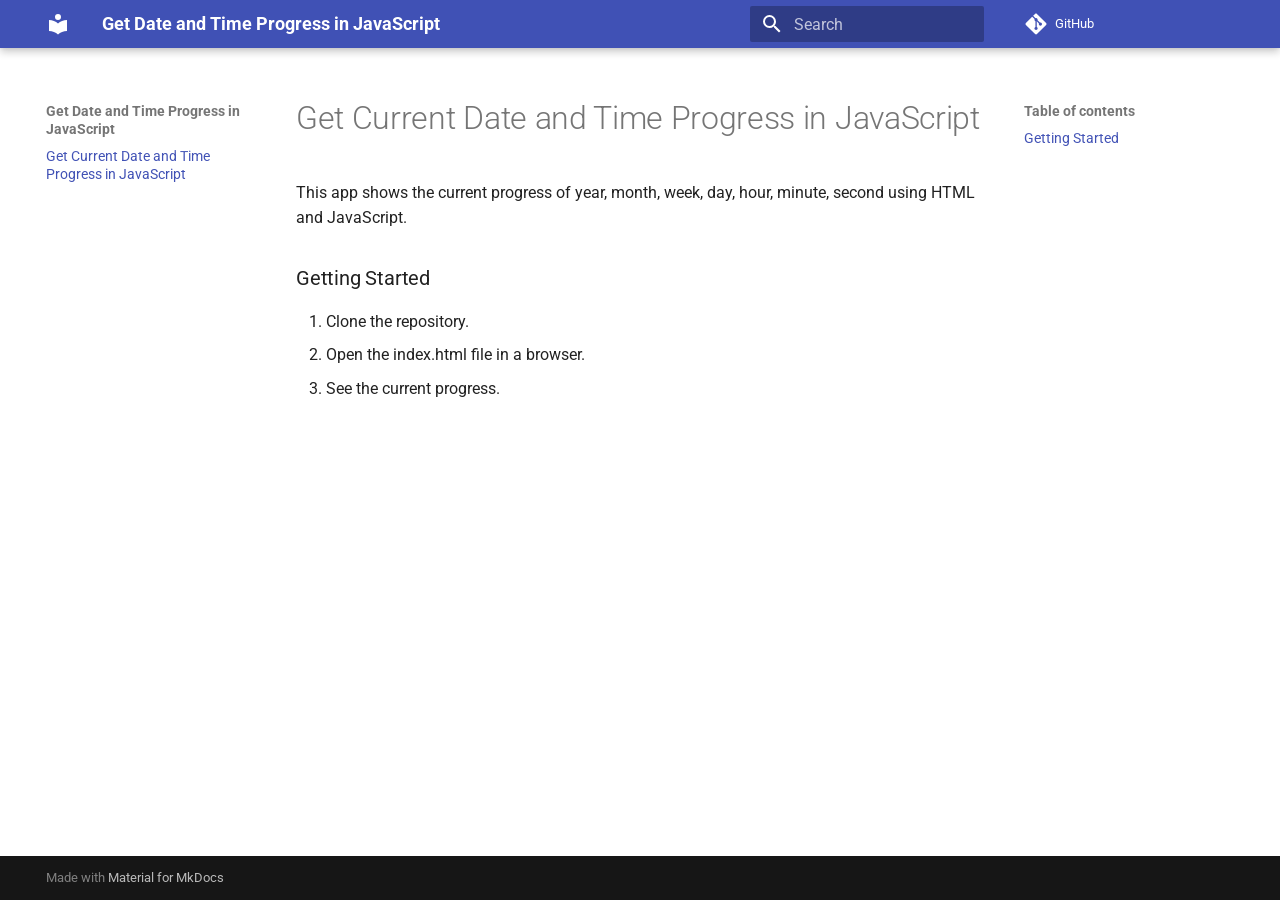
<file: index.html>
<!doctype html>
<html lang="en" class="no-js">
  <head>
    
      <meta charset="utf-8">
      <meta name="viewport" content="width=device-width,initial-scale=1">
      
      
      
      
      
      
      <link rel="icon" href="assets/images/favicon.png">
      <meta name="generator" content="mkdocs-1.6.1, mkdocs-material-9.6.18">
    
    
      
        <title>Get Date and Time Progress in JavaScript</title>
      
    
    
      <link rel="stylesheet" href="assets/stylesheets/main.7e37652d.min.css">
      
      


    
    
      
    
    
      
        
        
        <link rel="preconnect" href="https://fonts.gstatic.com" crossorigin>
        <link rel="stylesheet" href="https://fonts.googleapis.com/css?family=Roboto:300,300i,400,400i,700,700i%7CRoboto+Mono:400,400i,700,700i&display=fallback">
        <style>:root{--md-text-font:"Roboto";--md-code-font:"Roboto Mono"}</style>
      
    
    
    <script>__md_scope=new URL(".",location),__md_hash=e=>[...e].reduce(((e,_)=>(e<<5)-e+_.charCodeAt(0)),0),__md_get=(e,_=localStorage,t=__md_scope)=>JSON.parse(_.getItem(t.pathname+"."+e)),__md_set=(e,_,t=localStorage,a=__md_scope)=>{try{t.setItem(a.pathname+"."+e,JSON.stringify(_))}catch(e){}}</script>
    
      

    
    
    
  </head>
  
  
    <body dir="ltr">
  
    
    <input class="md-toggle" data-md-toggle="drawer" type="checkbox" id="__drawer" autocomplete="off">
    <input class="md-toggle" data-md-toggle="search" type="checkbox" id="__search" autocomplete="off">
    <label class="md-overlay" for="__drawer"></label>
    <div data-md-component="skip">
      
        
        <a href="#get-current-date-and-time-progress-in-javascript" class="md-skip">
          Skip to content
        </a>
      
    </div>
    <div data-md-component="announce">
      
    </div>
    
    
      

  

<header class="md-header md-header--shadow" data-md-component="header">
  <nav class="md-header__inner md-grid" aria-label="Header">
    <a href="." title="Get Date and Time Progress in JavaScript" class="md-header__button md-logo" aria-label="Get Date and Time Progress in JavaScript" data-md-component="logo">
      
  
  <svg xmlns="http://www.w3.org/2000/svg" viewBox="0 0 24 24"><path d="M12 8a3 3 0 0 0 3-3 3 3 0 0 0-3-3 3 3 0 0 0-3 3 3 3 0 0 0 3 3m0 3.54C9.64 9.35 6.5 8 3 8v11c3.5 0 6.64 1.35 9 3.54 2.36-2.19 5.5-3.54 9-3.54V8c-3.5 0-6.64 1.35-9 3.54"/></svg>

    </a>
    <label class="md-header__button md-icon" for="__drawer">
      
      <svg xmlns="http://www.w3.org/2000/svg" viewBox="0 0 24 24"><path d="M3 6h18v2H3zm0 5h18v2H3zm0 5h18v2H3z"/></svg>
    </label>
    <div class="md-header__title" data-md-component="header-title">
      <div class="md-header__ellipsis">
        <div class="md-header__topic">
          <span class="md-ellipsis">
            Get Date and Time Progress in JavaScript
          </span>
        </div>
        <div class="md-header__topic" data-md-component="header-topic">
          <span class="md-ellipsis">
            
              Get Current Date and Time Progress in JavaScript
            
          </span>
        </div>
      </div>
    </div>
    
    
      <script>var palette=__md_get("__palette");if(palette&&palette.color){if("(prefers-color-scheme)"===palette.color.media){var media=matchMedia("(prefers-color-scheme: light)"),input=document.querySelector(media.matches?"[data-md-color-media='(prefers-color-scheme: light)']":"[data-md-color-media='(prefers-color-scheme: dark)']");palette.color.media=input.getAttribute("data-md-color-media"),palette.color.scheme=input.getAttribute("data-md-color-scheme"),palette.color.primary=input.getAttribute("data-md-color-primary"),palette.color.accent=input.getAttribute("data-md-color-accent")}for(var[key,value]of Object.entries(palette.color))document.body.setAttribute("data-md-color-"+key,value)}</script>
    
    
    
      
      
        <label class="md-header__button md-icon" for="__search">
          
          <svg xmlns="http://www.w3.org/2000/svg" viewBox="0 0 24 24"><path d="M9.5 3A6.5 6.5 0 0 1 16 9.5c0 1.61-.59 3.09-1.56 4.23l.27.27h.79l5 5-1.5 1.5-5-5v-.79l-.27-.27A6.52 6.52 0 0 1 9.5 16 6.5 6.5 0 0 1 3 9.5 6.5 6.5 0 0 1 9.5 3m0 2C7 5 5 7 5 9.5S7 14 9.5 14 14 12 14 9.5 12 5 9.5 5"/></svg>
        </label>
        <div class="md-search" data-md-component="search" role="dialog">
  <label class="md-search__overlay" for="__search"></label>
  <div class="md-search__inner" role="search">
    <form class="md-search__form" name="search">
      <input type="text" class="md-search__input" name="query" aria-label="Search" placeholder="Search" autocapitalize="off" autocorrect="off" autocomplete="off" spellcheck="false" data-md-component="search-query" required>
      <label class="md-search__icon md-icon" for="__search">
        
        <svg xmlns="http://www.w3.org/2000/svg" viewBox="0 0 24 24"><path d="M9.5 3A6.5 6.5 0 0 1 16 9.5c0 1.61-.59 3.09-1.56 4.23l.27.27h.79l5 5-1.5 1.5-5-5v-.79l-.27-.27A6.52 6.52 0 0 1 9.5 16 6.5 6.5 0 0 1 3 9.5 6.5 6.5 0 0 1 9.5 3m0 2C7 5 5 7 5 9.5S7 14 9.5 14 14 12 14 9.5 12 5 9.5 5"/></svg>
        
        <svg xmlns="http://www.w3.org/2000/svg" viewBox="0 0 24 24"><path d="M20 11v2H8l5.5 5.5-1.42 1.42L4.16 12l7.92-7.92L13.5 5.5 8 11z"/></svg>
      </label>
      <nav class="md-search__options" aria-label="Search">
        
        <button type="reset" class="md-search__icon md-icon" title="Clear" aria-label="Clear" tabindex="-1">
          
          <svg xmlns="http://www.w3.org/2000/svg" viewBox="0 0 24 24"><path d="M19 6.41 17.59 5 12 10.59 6.41 5 5 6.41 10.59 12 5 17.59 6.41 19 12 13.41 17.59 19 19 17.59 13.41 12z"/></svg>
        </button>
      </nav>
      
    </form>
    <div class="md-search__output">
      <div class="md-search__scrollwrap" tabindex="0" data-md-scrollfix>
        <div class="md-search-result" data-md-component="search-result">
          <div class="md-search-result__meta">
            Initializing search
          </div>
          <ol class="md-search-result__list" role="presentation"></ol>
        </div>
      </div>
    </div>
  </div>
</div>
      
    
    
      <div class="md-header__source">
        <a href="https://github.com/lulunac27a/javascript-date-time-progress" title="Go to repository" class="md-source" data-md-component="source">
  <div class="md-source__icon md-icon">
    
    <svg xmlns="http://www.w3.org/2000/svg" viewBox="0 0 448 512"><!--! Font Awesome Free 7.0.0 by @fontawesome - https://fontawesome.com License - https://fontawesome.com/license/free (Icons: CC BY 4.0, Fonts: SIL OFL 1.1, Code: MIT License) Copyright 2025 Fonticons, Inc.--><path fill="currentColor" d="M439.6 236.1 244 40.5c-5.4-5.5-12.8-8.5-20.4-8.5s-15 3-20.4 8.4L162.5 81l51.5 51.5c27.1-9.1 52.7 16.8 43.4 43.7l49.7 49.7c34.2-11.8 61.2 31 35.5 56.7-26.5 26.5-70.2-2.9-56-37.3L240.3 199v121.9c25.3 12.5 22.3 41.8 9.1 55-6.4 6.4-15.2 10.1-24.3 10.1s-17.8-3.6-24.3-10.1c-17.6-17.6-11.1-46.9 11.2-56v-123c-20.8-8.5-24.6-30.7-18.6-45L142.6 101 8.5 235.1C3 240.6 0 247.9 0 255.5s3 15 8.5 20.4l195.6 195.7c5.4 5.4 12.7 8.4 20.4 8.4s15-3 20.4-8.4l194.7-194.7c5.4-5.4 8.4-12.8 8.4-20.4s-3-15-8.4-20.4"/></svg>
  </div>
  <div class="md-source__repository">
    GitHub
  </div>
</a>
      </div>
    
  </nav>
  
</header>
    
    <div class="md-container" data-md-component="container">
      
      
        
          
        
      
      <main class="md-main" data-md-component="main">
        <div class="md-main__inner md-grid">
          
            
              
              <div class="md-sidebar md-sidebar--primary" data-md-component="sidebar" data-md-type="navigation" >
                <div class="md-sidebar__scrollwrap">
                  <div class="md-sidebar__inner">
                    



<nav class="md-nav md-nav--primary" aria-label="Navigation" data-md-level="0">
  <label class="md-nav__title" for="__drawer">
    <a href="." title="Get Date and Time Progress in JavaScript" class="md-nav__button md-logo" aria-label="Get Date and Time Progress in JavaScript" data-md-component="logo">
      
  
  <svg xmlns="http://www.w3.org/2000/svg" viewBox="0 0 24 24"><path d="M12 8a3 3 0 0 0 3-3 3 3 0 0 0-3-3 3 3 0 0 0-3 3 3 3 0 0 0 3 3m0 3.54C9.64 9.35 6.5 8 3 8v11c3.5 0 6.64 1.35 9 3.54 2.36-2.19 5.5-3.54 9-3.54V8c-3.5 0-6.64 1.35-9 3.54"/></svg>

    </a>
    Get Date and Time Progress in JavaScript
  </label>
  
    <div class="md-nav__source">
      <a href="https://github.com/lulunac27a/javascript-date-time-progress" title="Go to repository" class="md-source" data-md-component="source">
  <div class="md-source__icon md-icon">
    
    <svg xmlns="http://www.w3.org/2000/svg" viewBox="0 0 448 512"><!--! Font Awesome Free 7.0.0 by @fontawesome - https://fontawesome.com License - https://fontawesome.com/license/free (Icons: CC BY 4.0, Fonts: SIL OFL 1.1, Code: MIT License) Copyright 2025 Fonticons, Inc.--><path fill="currentColor" d="M439.6 236.1 244 40.5c-5.4-5.5-12.8-8.5-20.4-8.5s-15 3-20.4 8.4L162.5 81l51.5 51.5c27.1-9.1 52.7 16.8 43.4 43.7l49.7 49.7c34.2-11.8 61.2 31 35.5 56.7-26.5 26.5-70.2-2.9-56-37.3L240.3 199v121.9c25.3 12.5 22.3 41.8 9.1 55-6.4 6.4-15.2 10.1-24.3 10.1s-17.8-3.6-24.3-10.1c-17.6-17.6-11.1-46.9 11.2-56v-123c-20.8-8.5-24.6-30.7-18.6-45L142.6 101 8.5 235.1C3 240.6 0 247.9 0 255.5s3 15 8.5 20.4l195.6 195.7c5.4 5.4 12.7 8.4 20.4 8.4s15-3 20.4-8.4l194.7-194.7c5.4-5.4 8.4-12.8 8.4-20.4s-3-15-8.4-20.4"/></svg>
  </div>
  <div class="md-source__repository">
    GitHub
  </div>
</a>
    </div>
  
  <ul class="md-nav__list" data-md-scrollfix>
    
      
      
  
  
    
  
  
  
    <li class="md-nav__item md-nav__item--active">
      
      <input class="md-nav__toggle md-toggle" type="checkbox" id="__toc">
      
      
        
      
      
        <label class="md-nav__link md-nav__link--active" for="__toc">
          
  
  
  <span class="md-ellipsis">
    Get Current Date and Time Progress in JavaScript
    
  </span>
  

          <span class="md-nav__icon md-icon"></span>
        </label>
      
      <a href="." class="md-nav__link md-nav__link--active">
        
  
  
  <span class="md-ellipsis">
    Get Current Date and Time Progress in JavaScript
    
  </span>
  

      </a>
      
        

<nav class="md-nav md-nav--secondary" aria-label="Table of contents">
  
  
  
    
  
  
    <label class="md-nav__title" for="__toc">
      <span class="md-nav__icon md-icon"></span>
      Table of contents
    </label>
    <ul class="md-nav__list" data-md-component="toc" data-md-scrollfix>
      
        <li class="md-nav__item">
  <a href="#getting-started" class="md-nav__link">
    <span class="md-ellipsis">
      Getting Started
    </span>
  </a>
  
</li>
      
    </ul>
  
</nav>
      
    </li>
  

    
  </ul>
</nav>
                  </div>
                </div>
              </div>
            
            
              
              <div class="md-sidebar md-sidebar--secondary" data-md-component="sidebar" data-md-type="toc" >
                <div class="md-sidebar__scrollwrap">
                  <div class="md-sidebar__inner">
                    

<nav class="md-nav md-nav--secondary" aria-label="Table of contents">
  
  
  
    
  
  
    <label class="md-nav__title" for="__toc">
      <span class="md-nav__icon md-icon"></span>
      Table of contents
    </label>
    <ul class="md-nav__list" data-md-component="toc" data-md-scrollfix>
      
        <li class="md-nav__item">
  <a href="#getting-started" class="md-nav__link">
    <span class="md-ellipsis">
      Getting Started
    </span>
  </a>
  
</li>
      
    </ul>
  
</nav>
                  </div>
                </div>
              </div>
            
          
          
            <div class="md-content" data-md-component="content">
              <article class="md-content__inner md-typeset">
                
                  


  
  


<h1 id="get-current-date-and-time-progress-in-javascript">Get Current Date and Time Progress in JavaScript</h1>
<p>This app shows the current progress of year, month, week, day, hour, minute, second using HTML and JavaScript.</p>
<h3 id="getting-started">Getting Started</h3>
<ol>
<li>Clone the repository.</li>
<li>Open the index.html file in a browser.</li>
<li>See the current progress.</li>
</ol>












                
              </article>
            </div>
          
          
<script>var target=document.getElementById(location.hash.slice(1));target&&target.name&&(target.checked=target.name.startsWith("__tabbed_"))</script>
        </div>
        
      </main>
      
        <footer class="md-footer">
  
  <div class="md-footer-meta md-typeset">
    <div class="md-footer-meta__inner md-grid">
      <div class="md-copyright">
  
  
    Made with
    <a href="https://squidfunk.github.io/mkdocs-material/" target="_blank" rel="noopener">
      Material for MkDocs
    </a>
  
</div>
      
    </div>
  </div>
</footer>
      
    </div>
    <div class="md-dialog" data-md-component="dialog">
      <div class="md-dialog__inner md-typeset"></div>
    </div>
    
    
    
      
      <script id="__config" type="application/json">{"base": ".", "features": [], "search": "assets/javascripts/workers/search.973d3a69.min.js", "tags": null, "translations": {"clipboard.copied": "Copied to clipboard", "clipboard.copy": "Copy to clipboard", "search.result.more.one": "1 more on this page", "search.result.more.other": "# more on this page", "search.result.none": "No matching documents", "search.result.one": "1 matching document", "search.result.other": "# matching documents", "search.result.placeholder": "Type to start searching", "search.result.term.missing": "Missing", "select.version": "Select version"}, "version": null}</script>
    
    
      <script src="assets/javascripts/bundle.92b07e13.min.js"></script>
      
    
  </body>
</html>
</file>
<file: assets/stylesheets/main.7e37652d.min.css>
@charset "UTF-8";html{-webkit-text-size-adjust:none;-moz-text-size-adjust:none;text-size-adjust:none;box-sizing:border-box}*,:after,:before{box-sizing:inherit}@media (prefers-reduced-motion){*,:after,:before{transition:none!important}}body{margin:0}a,button,input,label{-webkit-tap-highlight-color:transparent}a{color:inherit;text-decoration:none}hr{border:0;box-sizing:initial;display:block;height:.05rem;overflow:visible;padding:0}small{font-size:80%}sub,sup{line-height:1em}img{border-style:none}table{border-collapse:initial;border-spacing:0}td,th{font-weight:400;vertical-align:top}button{background:#0000;border:0;font-family:inherit;font-size:inherit;margin:0;padding:0}input{border:0;outline:none}:root{--md-primary-fg-color:#4051b5;--md-primary-fg-color--light:#5d6cc0;--md-primary-fg-color--dark:#303fa1;--md-primary-bg-color:#fff;--md-primary-bg-color--light:#ffffffb3;--md-accent-fg-color:#526cfe;--md-accent-fg-color--transparent:#526cfe1a;--md-accent-bg-color:#fff;--md-accent-bg-color--light:#ffffffb3}[data-md-color-scheme=default]{color-scheme:light}[data-md-color-scheme=default] img[src$="#gh-dark-mode-only"],[data-md-color-scheme=default] img[src$="#only-dark"]{display:none}:root,[data-md-color-scheme=default]{--md-hue:225deg;--md-default-fg-color:#000000de;--md-default-fg-color--light:#0000008a;--md-default-fg-color--lighter:#00000052;--md-default-fg-color--lightest:#00000012;--md-default-bg-color:#fff;--md-default-bg-color--light:#ffffffb3;--md-default-bg-color--lighter:#ffffff4d;--md-default-bg-color--lightest:#ffffff1f;--md-code-fg-color:#36464e;--md-code-bg-color:#f5f5f5;--md-code-hl-color:#4287ff;--md-code-hl-color--light:#4287ff1a;--md-code-hl-number-color:#d52a2a;--md-code-hl-special-color:#db1457;--md-code-hl-function-color:#a846b9;--md-code-hl-constant-color:#6e59d9;--md-code-hl-keyword-color:#3f6ec6;--md-code-hl-string-color:#1c7d4d;--md-code-hl-name-color:var(--md-code-fg-color);--md-code-hl-operator-color:var(--md-default-fg-color--light);--md-code-hl-punctuation-color:var(--md-default-fg-color--light);--md-code-hl-comment-color:var(--md-default-fg-color--light);--md-code-hl-generic-color:var(--md-default-fg-color--light);--md-code-hl-variable-color:var(--md-default-fg-color--light);--md-typeset-color:var(--md-default-fg-color);--md-typeset-a-color:var(--md-primary-fg-color);--md-typeset-del-color:#f5503d26;--md-typeset-ins-color:#0bd57026;--md-typeset-kbd-color:#fafafa;--md-typeset-kbd-accent-color:#fff;--md-typeset-kbd-border-color:#b8b8b8;--md-typeset-mark-color:#ffff0080;--md-typeset-table-color:#0000001f;--md-typeset-table-color--light:rgba(0,0,0,.035);--md-admonition-fg-color:var(--md-default-fg-color);--md-admonition-bg-color:var(--md-default-bg-color);--md-warning-fg-color:#000000de;--md-warning-bg-color:#ff9;--md-footer-fg-color:#fff;--md-footer-fg-color--light:#ffffffb3;--md-footer-fg-color--lighter:#ffffff73;--md-footer-bg-color:#000000de;--md-footer-bg-color--dark:#00000052;--md-shadow-z1:0 0.2rem 0.5rem #0000000d,0 0 0.05rem #0000001a;--md-shadow-z2:0 0.2rem 0.5rem #0000001a,0 0 0.05rem #00000040;--md-shadow-z3:0 0.2rem 0.5rem #0003,0 0 0.05rem #00000059}.md-icon svg{fill:currentcolor;display:block;height:1.2rem;width:1.2rem}body{-webkit-font-smoothing:antialiased;-moz-osx-font-smoothing:grayscale;--md-text-font-family:var(--md-text-font,_),-apple-system,BlinkMacSystemFont,Helvetica,Arial,sans-serif;--md-code-font-family:var(--md-code-font,_),SFMono-Regular,Consolas,Menlo,monospace}aside,body,input{font-feature-settings:"kern","liga";color:var(--md-typeset-color);font-family:var(--md-text-font-family)}code,kbd,pre{font-feature-settings:"kern";font-family:var(--md-code-font-family)}:root{--md-typeset-table-sort-icon:url('data:image/svg+xml;charset=utf-8,<svg xmlns="http://www.w3.org/2000/svg" viewBox="0 0 24 24"><path d="m18 21-4-4h3V7h-3l4-4 4 4h-3v10h3M2 19v-2h10v2M2 13v-2h7v2M2 7V5h4v2z"/></svg>');--md-typeset-table-sort-icon--asc:url('data:image/svg+xml;charset=utf-8,<svg xmlns="http://www.w3.org/2000/svg" viewBox="0 0 24 24"><path d="M19 17h3l-4 4-4-4h3V3h2M2 17h10v2H2M6 5v2H2V5m0 6h7v2H2z"/></svg>');--md-typeset-table-sort-icon--desc:url('data:image/svg+xml;charset=utf-8,<svg xmlns="http://www.w3.org/2000/svg" viewBox="0 0 24 24"><path d="M19 7h3l-4-4-4 4h3v14h2M2 17h10v2H2M6 5v2H2V5m0 6h7v2H2z"/></svg>')}.md-typeset{-webkit-print-color-adjust:exact;color-adjust:exact;font-size:.8rem;line-height:1.6;overflow-wrap:break-word}@media print{.md-typeset{font-size:.68rem}}.md-typeset blockquote,.md-typeset dl,.md-typeset figure,.md-typeset ol,.md-typeset pre,.md-typeset ul{margin-bottom:1em;margin-top:1em}.md-typeset h1{color:var(--md-default-fg-color--light);font-size:2em;line-height:1.3;margin:0 0 1.25em}.md-typeset h1,.md-typeset h2{font-weight:300;letter-spacing:-.01em}.md-typeset h2{font-size:1.5625em;line-height:1.4;margin:1.6em 0 .64em}.md-typeset h3{font-size:1.25em;font-weight:400;letter-spacing:-.01em;line-height:1.5;margin:1.6em 0 .8em}.md-typeset h2+h3{margin-top:.8em}.md-typeset h4{font-weight:700;letter-spacing:-.01em;margin:1em 0}.md-typeset h5,.md-typeset h6{color:var(--md-default-fg-color--light);font-size:.8em;font-weight:700;letter-spacing:-.01em;margin:1.25em 0}.md-typeset h5{text-transform:uppercase}.md-typeset h5 code{text-transform:none}.md-typeset hr{border-bottom:.05rem solid var(--md-default-fg-color--lightest);display:flow-root;margin:1.5em 0}.md-typeset a{color:var(--md-typeset-a-color);word-break:break-word}.md-typeset a,.md-typeset a:before{transition:color 125ms}.md-typeset a:focus,.md-typeset a:hover{color:var(--md-accent-fg-color)}.md-typeset a:focus code,.md-typeset a:hover code{background-color:var(--md-accent-fg-color--transparent)}.md-typeset a code{color:currentcolor;transition:background-color 125ms}.md-typeset a.focus-visible{outline-color:var(--md-accent-fg-color);outline-offset:.2rem}.md-typeset code,.md-typeset kbd,.md-typeset pre{color:var(--md-code-fg-color);direction:ltr;font-variant-ligatures:none}@media print{.md-typeset code,.md-typeset kbd,.md-typeset pre{white-space:pre-wrap}}.md-typeset code{background-color:var(--md-code-bg-color);border-radius:.1rem;-webkit-box-decoration-break:clone;box-decoration-break:clone;font-size:.85em;padding:0 .2941176471em;word-break:break-word}.md-typeset code:not(.focus-visible){-webkit-tap-highlight-color:transparent;outline:none}.md-typeset pre{display:flow-root;line-height:1.4;position:relative}.md-typeset pre>code{-webkit-box-decoration-break:slice;box-decoration-break:slice;box-shadow:none;display:block;margin:0;outline-color:var(--md-accent-fg-color);overflow:auto;padding:.7720588235em 1.1764705882em;scrollbar-color:var(--md-default-fg-color--lighter) #0000;scrollbar-width:thin;touch-action:auto;word-break:normal}.md-typeset pre>code:hover{scrollbar-color:var(--md-accent-fg-color) #0000}.md-typeset pre>code::-webkit-scrollbar{height:.2rem;width:.2rem}.md-typeset pre>code::-webkit-scrollbar-thumb{background-color:var(--md-default-fg-color--lighter)}.md-typeset pre>code::-webkit-scrollbar-thumb:hover{background-color:var(--md-accent-fg-color)}.md-typeset kbd{background-color:var(--md-typeset-kbd-color);border-radius:.1rem;box-shadow:0 .1rem 0 .05rem var(--md-typeset-kbd-border-color),0 .1rem 0 var(--md-typeset-kbd-border-color),0 -.1rem .2rem var(--md-typeset-kbd-accent-color) inset;color:var(--md-default-fg-color);display:inline-block;font-size:.75em;padding:0 .6666666667em;vertical-align:text-top;word-break:break-word}.md-typeset mark{background-color:var(--md-typeset-mark-color);-webkit-box-decoration-break:clone;box-decoration-break:clone;color:inherit;word-break:break-word}.md-typeset abbr{border-bottom:.05rem dotted var(--md-default-fg-color--light);cursor:help;text-decoration:none}.md-typeset small{opacity:.75}[dir=ltr] .md-typeset sub,[dir=ltr] .md-typeset sup{margin-left:.078125em}[dir=rtl] .md-typeset sub,[dir=rtl] .md-typeset sup{margin-right:.078125em}[dir=ltr] .md-typeset blockquote{padding-left:.6rem}[dir=rtl] .md-typeset blockquote{padding-right:.6rem}[dir=ltr] .md-typeset blockquote{border-left:.2rem solid var(--md-default-fg-color--lighter)}[dir=rtl] .md-typeset blockquote{border-right:.2rem solid var(--md-default-fg-color--lighter)}.md-typeset blockquote{color:var(--md-default-fg-color--light);margin-left:0;margin-right:0}.md-typeset ul{list-style-type:disc}.md-typeset ul[type]{list-style-type:revert-layer}[dir=ltr] .md-typeset ol,[dir=ltr] .md-typeset ul{margin-left:.625em}[dir=rtl] .md-typeset ol,[dir=rtl] .md-typeset ul{margin-right:.625em}.md-typeset ol,.md-typeset ul{padding:0}.md-typeset ol:not([hidden]),.md-typeset ul:not([hidden]){display:flow-root}.md-typeset ol ol,.md-typeset ul ol{list-style-type:lower-alpha}.md-typeset ol ol ol,.md-typeset ul ol ol{list-style-type:lower-roman}.md-typeset ol ol ol ol,.md-typeset ul ol ol ol{list-style-type:upper-alpha}.md-typeset ol ol ol ol ol,.md-typeset ul ol ol ol ol{list-style-type:upper-roman}.md-typeset ol[type],.md-typeset ul[type]{list-style-type:revert-layer}[dir=ltr] .md-typeset ol li,[dir=ltr] .md-typeset ul li{margin-left:1.25em}[dir=rtl] .md-typeset ol li,[dir=rtl] .md-typeset ul li{margin-right:1.25em}.md-typeset ol li,.md-typeset ul li{margin-bottom:.5em}.md-typeset ol li blockquote,.md-typeset ol li p,.md-typeset ul li blockquote,.md-typeset ul li p{margin:.5em 0}.md-typeset ol li:last-child,.md-typeset ul li:last-child{margin-bottom:0}[dir=ltr] .md-typeset ol li ol,[dir=ltr] .md-typeset ol li ul,[dir=ltr] .md-typeset ul li ol,[dir=ltr] .md-typeset ul li ul{margin-left:.625em}[dir=rtl] .md-typeset ol li ol,[dir=rtl] .md-typeset ol li ul,[dir=rtl] .md-typeset ul li ol,[dir=rtl] .md-typeset ul li ul{margin-right:.625em}.md-typeset ol li ol,.md-typeset ol li ul,.md-typeset ul li ol,.md-typeset ul li ul{margin-bottom:.5em;margin-top:.5em}[dir=ltr] .md-typeset dd{margin-left:1.875em}[dir=rtl] .md-typeset dd{margin-right:1.875em}.md-typeset dd{margin-bottom:1.5em;margin-top:1em}.md-typeset img,.md-typeset svg,.md-typeset video{height:auto;max-width:100%}.md-typeset img[align=left]{margin:1em 1em 1em 0}.md-typeset img[align=right]{margin:1em 0 1em 1em}.md-typeset img[align]:only-child{margin-top:0}.md-typeset figure{display:flow-root;margin:1em auto;max-width:100%;text-align:center;width:-moz-fit-content;width:fit-content}.md-typeset figure img{display:block;margin:0 auto}.md-typeset figcaption{font-style:italic;margin:1em auto;max-width:24rem}.md-typeset iframe{max-width:100%}.md-typeset table:not([class]){background-color:var(--md-default-bg-color);border:.05rem solid var(--md-typeset-table-color);border-radius:.1rem;display:inline-block;font-size:.64rem;max-width:100%;overflow:auto;touch-action:auto}@media print{.md-typeset table:not([class]){display:table}}.md-typeset table:not([class])+*{margin-top:1.5em}.md-typeset table:not([class]) td>:first-child,.md-typeset table:not([class]) th>:first-child{margin-top:0}.md-typeset table:not([class]) td>:last-child,.md-typeset table:not([class]) th>:last-child{margin-bottom:0}.md-typeset table:not([class]) td:not([align]),.md-typeset table:not([class]) th:not([align]){text-align:left}[dir=rtl] .md-typeset table:not([class]) td:not([align]),[dir=rtl] .md-typeset table:not([class]) th:not([align]){text-align:right}.md-typeset table:not([class]) th{font-weight:700;min-width:5rem;padding:.9375em 1.25em;vertical-align:top}.md-typeset table:not([class]) td{border-top:.05rem solid var(--md-typeset-table-color);padding:.9375em 1.25em;vertical-align:top}.md-typeset table:not([class]) tbody tr{transition:background-color 125ms}.md-typeset table:not([class]) tbody tr:hover{background-color:var(--md-typeset-table-color--light);box-shadow:0 .05rem 0 var(--md-default-bg-color) inset}.md-typeset table:not([class]) a{word-break:normal}.md-typeset table th[role=columnheader]{cursor:pointer}[dir=ltr] .md-typeset table th[role=columnheader]:after{margin-left:.5em}[dir=rtl] .md-typeset table th[role=columnheader]:after{margin-right:.5em}.md-typeset table th[role=columnheader]:after{content:"";display:inline-block;height:1.2em;-webkit-mask-image:var(--md-typeset-table-sort-icon);mask-image:var(--md-typeset-table-sort-icon);-webkit-mask-repeat:no-repeat;mask-repeat:no-repeat;-webkit-mask-size:contain;mask-size:contain;transition:background-color 125ms;vertical-align:text-bottom;width:1.2em}.md-typeset table th[role=columnheader]:hover:after{background-color:var(--md-default-fg-color--lighter)}.md-typeset table th[role=columnheader][aria-sort=ascending]:after{background-color:var(--md-default-fg-color--light);-webkit-mask-image:var(--md-typeset-table-sort-icon--asc);mask-image:var(--md-typeset-table-sort-icon--asc)}.md-typeset table th[role=columnheader][aria-sort=descending]:after{background-color:var(--md-default-fg-color--light);-webkit-mask-image:var(--md-typeset-table-sort-icon--desc);mask-image:var(--md-typeset-table-sort-icon--desc)}.md-typeset__scrollwrap{margin:1em -.8rem;overflow-x:auto;touch-action:auto}.md-typeset__table{display:inline-block;margin-bottom:.5em;padding:0 .8rem}@media print{.md-typeset__table{display:block}}html .md-typeset__table table{display:table;margin:0;overflow:hidden;width:100%}@media screen and (max-width:44.984375em){.md-content__inner>pre{margin:1em -.8rem}.md-content__inner>pre code{border-radius:0}}.md-typeset .md-author{border-radius:100%;display:block;flex-shrink:0;height:1.6rem;overflow:hidden;position:relative;transition:color 125ms,transform 125ms;width:1.6rem}.md-typeset .md-author img{display:block}.md-typeset .md-author--more{background:var(--md-default-fg-color--lightest);color:var(--md-default-fg-color--lighter);font-size:.6rem;font-weight:700;line-height:1.6rem;text-align:center}.md-typeset .md-author--long{height:2.4rem;width:2.4rem}.md-typeset a.md-author{transform:scale(1)}.md-typeset a.md-author img{border-radius:100%;filter:grayscale(100%) opacity(75%);transition:filter 125ms}.md-typeset a.md-author:focus,.md-typeset a.md-author:hover{transform:scale(1.1);z-index:1}.md-typeset a.md-author:focus img,.md-typeset a.md-author:hover img{filter:grayscale(0)}.md-banner{background-color:var(--md-footer-bg-color);color:var(--md-footer-fg-color);overflow:auto}@media print{.md-banner{display:none}}.md-banner--warning{background-color:var(--md-warning-bg-color);color:var(--md-warning-fg-color)}.md-banner__inner{font-size:.7rem;margin:.6rem auto;padding:0 .8rem}[dir=ltr] .md-banner__button{float:right}[dir=rtl] .md-banner__button{float:left}.md-banner__button{color:inherit;cursor:pointer;transition:opacity .25s}.no-js .md-banner__button{display:none}.md-banner__button:hover{opacity:.7}html{font-size:125%;height:100%;overflow-x:hidden}@media screen and (min-width:100em){html{font-size:137.5%}}@media screen and (min-width:125em){html{font-size:150%}}body{background-color:var(--md-default-bg-color);display:flex;flex-direction:column;font-size:.5rem;min-height:100%;position:relative;width:100%}@media print{body{display:block}}@media screen and (max-width:59.984375em){body[data-md-scrolllock]{position:fixed}}.md-grid{margin-left:auto;margin-right:auto;max-width:61rem}.md-container{display:flex;flex-direction:column;flex-grow:1}@media print{.md-container{display:block}}.md-main{flex-grow:1}.md-main__inner{display:flex;height:100%;margin-top:1.5rem}.md-ellipsis{overflow:hidden;text-overflow:ellipsis}.md-toggle{display:none}.md-option{height:0;opacity:0;position:absolute;width:0}.md-option:checked+label:not([hidden]){display:block}.md-option.focus-visible+label{outline-color:var(--md-accent-fg-color);outline-style:auto}.md-skip{background-color:var(--md-default-fg-color);border-radius:.1rem;color:var(--md-default-bg-color);font-size:.64rem;margin:.5rem;opacity:0;outline-color:var(--md-accent-fg-color);padding:.3rem .5rem;position:fixed;transform:translateY(.4rem);z-index:-1}.md-skip:focus{opacity:1;transform:translateY(0);transition:transform .25s cubic-bezier(.4,0,.2,1),opacity 175ms 75ms;z-index:10}@page{margin:25mm}:root{--md-clipboard-icon:url('data:image/svg+xml;charset=utf-8,<svg xmlns="http://www.w3.org/2000/svg" viewBox="0 0 24 24"><path d="M19 21H8V7h11m0-2H8a2 2 0 0 0-2 2v14a2 2 0 0 0 2 2h11a2 2 0 0 0 2-2V7a2 2 0 0 0-2-2m-3-4H4a2 2 0 0 0-2 2v14h2V3h12z"/></svg>')}.md-clipboard{border-radius:.1rem;color:var(--md-default-fg-color--lightest);cursor:pointer;height:1.5em;outline-color:var(--md-accent-fg-color);outline-offset:.1rem;position:absolute;right:.5em;top:.5em;transition:color .25s;width:1.5em;z-index:1}@media print{.md-clipboard{display:none}}.md-clipboard:not(.focus-visible){-webkit-tap-highlight-color:transparent;outline:none}:hover>.md-clipboard{color:var(--md-default-fg-color--light)}.md-clipboard:focus,.md-clipboard:hover{color:var(--md-accent-fg-color)}.md-clipboard:after{background-color:currentcolor;content:"";display:block;height:1.125em;margin:0 auto;-webkit-mask-image:var(--md-clipboard-icon);mask-image:var(--md-clipboard-icon);-webkit-mask-position:center;mask-position:center;-webkit-mask-repeat:no-repeat;mask-repeat:no-repeat;-webkit-mask-size:contain;mask-size:contain;width:1.125em}.md-clipboard--inline{cursor:pointer}.md-clipboard--inline code{transition:color .25s,background-color .25s}.md-clipboard--inline:focus code,.md-clipboard--inline:hover code{background-color:var(--md-accent-fg-color--transparent);color:var(--md-accent-fg-color)}.md-typeset .md-code__content{display:grid}@keyframes consent{0%{opacity:0;transform:translateY(100%)}to{opacity:1;transform:translateY(0)}}@keyframes overlay{0%{opacity:0}to{opacity:1}}.md-consent__overlay{animation:overlay .25s both;-webkit-backdrop-filter:blur(.1rem);backdrop-filter:blur(.1rem);background-color:#0000008a;height:100%;opacity:1;position:fixed;top:0;width:100%;z-index:5}.md-consent__inner{animation:consent .5s cubic-bezier(.1,.7,.1,1) both;background-color:var(--md-default-bg-color);border:0;border-radius:.1rem;bottom:0;box-shadow:0 0 .2rem #0000001a,0 .2rem .4rem #0003;max-height:100%;overflow:auto;padding:0;position:fixed;width:100%;z-index:5}.md-consent__form{padding:.8rem}.md-consent__settings{display:none;margin:1em 0}input:checked+.md-consent__settings{display:block}.md-consent__controls{margin-bottom:.8rem}.md-typeset .md-consent__controls .md-button{display:inline}@media screen and (max-width:44.984375em){.md-typeset .md-consent__controls .md-button{display:block;margin-top:.4rem;text-align:center;width:100%}}.md-consent label{cursor:pointer}.md-content{flex-grow:1;min-width:0}.md-content__inner{margin:0 .8rem 1.2rem;padding-top:.6rem}@media screen and (min-width:76.25em){[dir=ltr] .md-sidebar--primary:not([hidden])~.md-content>.md-content__inner{margin-left:1.2rem}[dir=ltr] .md-sidebar--secondary:not([hidden])~.md-content>.md-content__inner,[dir=rtl] .md-sidebar--primary:not([hidden])~.md-content>.md-content__inner{margin-right:1.2rem}[dir=rtl] .md-sidebar--secondary:not([hidden])~.md-content>.md-content__inner{margin-left:1.2rem}}.md-content__inner:before{content:"";display:block;height:.4rem}.md-content__inner>:last-child{margin-bottom:0}[dir=ltr] .md-content__button{float:right}[dir=rtl] .md-content__button{float:left}[dir=ltr] .md-content__button{margin-left:.4rem}[dir=rtl] .md-content__button{margin-right:.4rem}.md-content__button{margin:.4rem 0;padding:0}@media print{.md-content__button{display:none}}.md-typeset .md-content__button{color:var(--md-default-fg-color--lighter)}.md-content__button svg{display:inline;vertical-align:top}[dir=rtl] .md-content__button svg{transform:scaleX(-1)}[dir=ltr] .md-dialog{right:.8rem}[dir=rtl] .md-dialog{left:.8rem}.md-dialog{background-color:var(--md-default-fg-color);border-radius:.1rem;bottom:.8rem;box-shadow:var(--md-shadow-z3);min-width:11.1rem;opacity:0;padding:.4rem .6rem;pointer-events:none;position:fixed;transform:translateY(100%);transition:transform 0ms .4s,opacity .4s;z-index:4}@media print{.md-dialog{display:none}}.md-dialog--active{opacity:1;pointer-events:auto;transform:translateY(0);transition:transform .4s cubic-bezier(.075,.85,.175,1),opacity .4s}.md-dialog__inner{color:var(--md-default-bg-color);font-size:.7rem}.md-feedback{margin:2em 0 1em;text-align:center}.md-feedback fieldset{border:none;margin:0;padding:0}.md-feedback__title{font-weight:700;margin:1em auto}.md-feedback__inner{position:relative}.md-feedback__list{display:flex;flex-wrap:wrap;place-content:baseline center;position:relative}.md-feedback__list:hover .md-icon:not(:disabled){color:var(--md-default-fg-color--lighter)}:disabled .md-feedback__list{min-height:1.8rem}.md-feedback__icon{color:var(--md-default-fg-color--light);cursor:pointer;flex-shrink:0;margin:0 .1rem;transition:color 125ms}.md-feedback__icon:not(:disabled).md-icon:hover{color:var(--md-accent-fg-color)}.md-feedback__icon:disabled{color:var(--md-default-fg-color--lightest);pointer-events:none}.md-feedback__note{opacity:0;position:relative;transform:translateY(.4rem);transition:transform .4s cubic-bezier(.1,.7,.1,1),opacity .15s}.md-feedback__note>*{margin:0 auto;max-width:16rem}:disabled .md-feedback__note{opacity:1;transform:translateY(0)}@media print{.md-feedback{display:none}}.md-footer{background-color:var(--md-footer-bg-color);color:var(--md-footer-fg-color)}@media print{.md-footer{display:none}}.md-footer__inner{justify-content:space-between;overflow:auto;padding:.2rem}.md-footer__inner:not([hidden]){display:flex}.md-footer__link{align-items:end;display:flex;flex-grow:0.01;margin-bottom:.4rem;margin-top:1rem;max-width:100%;outline-color:var(--md-accent-fg-color);overflow:hidden;transition:opacity .25s}.md-footer__link:focus,.md-footer__link:hover{opacity:.7}[dir=rtl] .md-footer__link svg{transform:scaleX(-1)}@media screen and (max-width:44.984375em){.md-footer__link--prev{flex-shrink:0}.md-footer__link--prev .md-footer__title{display:none}}[dir=ltr] .md-footer__link--next{margin-left:auto}[dir=rtl] .md-footer__link--next{margin-right:auto}.md-footer__link--next{text-align:right}[dir=rtl] .md-footer__link--next{text-align:left}.md-footer__title{flex-grow:1;font-size:.9rem;margin-bottom:.7rem;max-width:calc(100% - 2.4rem);padding:0 1rem;white-space:nowrap}.md-footer__button{margin:.2rem;padding:.4rem}.md-footer__direction{font-size:.64rem;opacity:.7}.md-footer-meta{background-color:var(--md-footer-bg-color--dark)}.md-footer-meta__inner{display:flex;flex-wrap:wrap;justify-content:space-between;padding:.2rem}html .md-footer-meta.md-typeset a{color:var(--md-footer-fg-color--light)}html .md-footer-meta.md-typeset a:focus,html .md-footer-meta.md-typeset a:hover{color:var(--md-footer-fg-color)}.md-copyright{color:var(--md-footer-fg-color--lighter);font-size:.64rem;margin:auto .6rem;padding:.4rem 0;width:100%}@media screen and (min-width:45em){.md-copyright{width:auto}}.md-copyright__highlight{color:var(--md-footer-fg-color--light)}.md-social{display:inline-flex;gap:.2rem;margin:0 .4rem;padding:.2rem 0 .6rem}@media screen and (min-width:45em){.md-social{padding:.6rem 0}}.md-social__link{display:inline-block;height:1.6rem;text-align:center;width:1.6rem}.md-social__link:before{line-height:1.9}.md-social__link svg{fill:currentcolor;max-height:.8rem;vertical-align:-25%}.md-typeset .md-button{border:.1rem solid;border-radius:.1rem;color:var(--md-primary-fg-color);cursor:pointer;display:inline-block;font-weight:700;padding:.625em 2em;transition:color 125ms,background-color 125ms,border-color 125ms}.md-typeset .md-button--primary{background-color:var(--md-primary-fg-color);border-color:var(--md-primary-fg-color);color:var(--md-primary-bg-color)}.md-typeset .md-button:focus,.md-typeset .md-button:hover{background-color:var(--md-accent-fg-color);border-color:var(--md-accent-fg-color);color:var(--md-accent-bg-color)}[dir=ltr] .md-typeset .md-input{border-top-left-radius:.1rem}[dir=ltr] .md-typeset .md-input,[dir=rtl] .md-typeset .md-input{border-top-right-radius:.1rem}[dir=rtl] .md-typeset .md-input{border-top-left-radius:.1rem}.md-typeset .md-input{border-bottom:.1rem solid var(--md-default-fg-color--lighter);box-shadow:var(--md-shadow-z1);font-size:.8rem;height:1.8rem;padding:0 .6rem;transition:border .25s,box-shadow .25s}.md-typeset .md-input:focus,.md-typeset .md-input:hover{border-bottom-color:var(--md-accent-fg-color);box-shadow:var(--md-shadow-z2)}.md-typeset .md-input--stretch{width:100%}.md-header{background-color:var(--md-primary-fg-color);box-shadow:0 0 .2rem #0000,0 .2rem .4rem #0000;color:var(--md-primary-bg-color);display:block;left:0;position:sticky;right:0;top:0;z-index:4}@media print{.md-header{display:none}}.md-header[hidden]{transform:translateY(-100%);transition:transform .25s cubic-bezier(.8,0,.6,1),box-shadow .25s}.md-header--shadow{box-shadow:0 0 .2rem #0000001a,0 .2rem .4rem #0003;transition:transform .25s cubic-bezier(.1,.7,.1,1),box-shadow .25s}.md-header__inner{align-items:center;display:flex;padding:0 .2rem}.md-header__button{color:currentcolor;cursor:pointer;margin:.2rem;outline-color:var(--md-accent-fg-color);padding:.4rem;position:relative;transition:opacity .25s;vertical-align:middle;z-index:1}.md-header__button:hover{opacity:.7}.md-header__button:not([hidden]){display:inline-block}.md-header__button:not(.focus-visible){-webkit-tap-highlight-color:transparent;outline:none}.md-header__button.md-logo{margin:.2rem;padding:.4rem}@media screen and (max-width:76.234375em){.md-header__button.md-logo{display:none}}.md-header__button.md-logo img,.md-header__button.md-logo svg{fill:currentcolor;display:block;height:1.2rem;width:auto}@media screen and (min-width:60em){.md-header__button[for=__search]{display:none}}.no-js .md-header__button[for=__search]{display:none}[dir=rtl] .md-header__button[for=__search] svg{transform:scaleX(-1)}@media screen and (min-width:76.25em){.md-header__button[for=__drawer]{display:none}}.md-header__topic{display:flex;max-width:100%;position:absolute;transition:transform .4s cubic-bezier(.1,.7,.1,1),opacity .15s;white-space:nowrap}.md-header__topic+.md-header__topic{opacity:0;pointer-events:none;transform:translateX(1.25rem);transition:transform .4s cubic-bezier(1,.7,.1,.1),opacity .15s;z-index:-1}[dir=rtl] .md-header__topic+.md-header__topic{transform:translateX(-1.25rem)}.md-header__topic:first-child{font-weight:700}[dir=ltr] .md-header__title{margin-left:1rem;margin-right:.4rem}[dir=rtl] .md-header__title{margin-left:.4rem;margin-right:1rem}.md-header__title{flex-grow:1;font-size:.9rem;height:2.4rem;line-height:2.4rem}.md-header__title--active .md-header__topic{opacity:0;pointer-events:none;transform:translateX(-1.25rem);transition:transform .4s cubic-bezier(1,.7,.1,.1),opacity .15s;z-index:-1}[dir=rtl] .md-header__title--active .md-header__topic{transform:translateX(1.25rem)}.md-header__title--active .md-header__topic+.md-header__topic{opacity:1;pointer-events:auto;transform:translateX(0);transition:transform .4s cubic-bezier(.1,.7,.1,1),opacity .15s;z-index:0}.md-header__title>.md-header__ellipsis{height:100%;position:relative;width:100%}.md-header__option{display:flex;flex-shrink:0;max-width:100%;transition:max-width 0ms .25s,opacity .25s .25s;white-space:nowrap}[data-md-toggle=search]:checked~.md-header .md-header__option{max-width:0;opacity:0;transition:max-width 0ms,opacity 0ms}.md-header__option>input{bottom:0}.md-header__source{display:none}@media screen and (min-width:60em){[dir=ltr] .md-header__source{margin-left:1rem}[dir=rtl] .md-header__source{margin-right:1rem}.md-header__source{display:block;max-width:11.7rem;width:11.7rem}}@media screen and (min-width:76.25em){[dir=ltr] .md-header__source{margin-left:1.4rem}[dir=rtl] .md-header__source{margin-right:1.4rem}}.md-meta{color:var(--md-default-fg-color--light);font-size:.7rem;line-height:1.3}.md-meta__list{display:inline-flex;flex-wrap:wrap;list-style:none;margin:0;padding:0}.md-meta__item:not(:last-child):after{content:"·";margin-left:.2rem;margin-right:.2rem}.md-meta__link{color:var(--md-typeset-a-color)}.md-meta__link:focus,.md-meta__link:hover{color:var(--md-accent-fg-color)}.md-draft{background-color:#ff1744;border-radius:.125em;color:#fff;display:inline-block;font-weight:700;padding-left:.5714285714em;padding-right:.5714285714em}:root{--md-nav-icon--prev:url('data:image/svg+xml;charset=utf-8,<svg xmlns="http://www.w3.org/2000/svg" viewBox="0 0 24 24"><path d="M20 11v2H8l5.5 5.5-1.42 1.42L4.16 12l7.92-7.92L13.5 5.5 8 11z"/></svg>');--md-nav-icon--next:url('data:image/svg+xml;charset=utf-8,<svg xmlns="http://www.w3.org/2000/svg" viewBox="0 0 24 24"><path d="M8.59 16.58 13.17 12 8.59 7.41 10 6l6 6-6 6z"/></svg>');--md-toc-icon:url('data:image/svg+xml;charset=utf-8,<svg xmlns="http://www.w3.org/2000/svg" viewBox="0 0 24 24"><path d="M3 9h14V7H3zm0 4h14v-2H3zm0 4h14v-2H3zm16 0h2v-2h-2zm0-10v2h2V7zm0 6h2v-2h-2z"/></svg>')}.md-nav{font-size:.7rem;line-height:1.3}.md-nav__title{color:var(--md-default-fg-color--light);display:block;font-weight:700;overflow:hidden;padding:0 .6rem;text-overflow:ellipsis}.md-nav__title .md-nav__button{display:none}.md-nav__title .md-nav__button img{height:100%;width:auto}.md-nav__title .md-nav__button.md-logo img,.md-nav__title .md-nav__button.md-logo svg{fill:currentcolor;display:block;height:2.4rem;max-width:100%;object-fit:contain;width:auto}.md-nav__list{list-style:none;margin:0;padding:0}.md-nav__link{align-items:flex-start;display:flex;gap:.4rem;margin-top:.625em;scroll-snap-align:start;transition:color 125ms}.md-nav__link--passed{color:var(--md-default-fg-color--light)}.md-nav__item .md-nav__link--active,.md-nav__item .md-nav__link--active code{color:var(--md-typeset-a-color)}.md-nav__link .md-ellipsis{position:relative}[dir=ltr] .md-nav__link .md-icon:last-child{margin-left:auto}[dir=rtl] .md-nav__link .md-icon:last-child{margin-right:auto}.md-nav__link svg{fill:currentcolor;flex-shrink:0;height:1.3em;position:relative}.md-nav__link[for]:focus,.md-nav__link[for]:hover,.md-nav__link[href]:focus,.md-nav__link[href]:hover{color:var(--md-accent-fg-color);cursor:pointer}.md-nav__link.focus-visible{outline-color:var(--md-accent-fg-color);outline-offset:.2rem}.md-nav--primary .md-nav__link[for=__toc]{display:none}.md-nav--primary .md-nav__link[for=__toc] .md-icon:after{background-color:currentcolor;display:block;height:100%;-webkit-mask-image:var(--md-toc-icon);mask-image:var(--md-toc-icon);width:100%}.md-nav--primary .md-nav__link[for=__toc]~.md-nav{display:none}.md-nav__container>.md-nav__link{margin-top:0}.md-nav__container>.md-nav__link:first-child{flex-grow:1;min-width:0}.md-nav__icon{flex-shrink:0}.md-nav__source{display:none}@media screen and (max-width:76.234375em){.md-nav--primary,.md-nav--primary .md-nav{background-color:var(--md-default-bg-color);display:flex;flex-direction:column;height:100%;left:0;position:absolute;right:0;top:0;z-index:1}.md-nav--primary .md-nav__item,.md-nav--primary .md-nav__title{font-size:.8rem;line-height:1.5}.md-nav--primary .md-nav__title{background-color:var(--md-default-fg-color--lightest);color:var(--md-default-fg-color--light);cursor:pointer;height:5.6rem;line-height:2.4rem;padding:3rem .8rem .2rem;position:relative;white-space:nowrap}[dir=ltr] .md-nav--primary .md-nav__title .md-nav__icon{left:.4rem}[dir=rtl] .md-nav--primary .md-nav__title .md-nav__icon{right:.4rem}.md-nav--primary .md-nav__title .md-nav__icon{display:block;height:1.2rem;margin:.2rem;position:absolute;top:.4rem;width:1.2rem}.md-nav--primary .md-nav__title .md-nav__icon:after{background-color:currentcolor;content:"";display:block;height:100%;-webkit-mask-image:var(--md-nav-icon--prev);mask-image:var(--md-nav-icon--prev);-webkit-mask-position:center;mask-position:center;-webkit-mask-repeat:no-repeat;mask-repeat:no-repeat;-webkit-mask-size:contain;mask-size:contain;width:100%}.md-nav--primary .md-nav__title~.md-nav__list{background-color:var(--md-default-bg-color);box-shadow:0 .05rem 0 var(--md-default-fg-color--lightest) inset;overflow-y:auto;scroll-snap-type:y mandatory;touch-action:pan-y}.md-nav--primary .md-nav__title~.md-nav__list>:first-child{border-top:0}.md-nav--primary .md-nav__title[for=__drawer]{background-color:var(--md-primary-fg-color);color:var(--md-primary-bg-color);font-weight:700}.md-nav--primary .md-nav__title .md-logo{display:block;left:.2rem;margin:.2rem;padding:.4rem;position:absolute;right:.2rem;top:.2rem}.md-nav--primary .md-nav__list{flex:1}.md-nav--primary .md-nav__item{border-top:.05rem solid var(--md-default-fg-color--lightest)}.md-nav--primary .md-nav__item--active>.md-nav__link{color:var(--md-typeset-a-color)}.md-nav--primary .md-nav__item--active>.md-nav__link:focus,.md-nav--primary .md-nav__item--active>.md-nav__link:hover{color:var(--md-accent-fg-color)}.md-nav--primary .md-nav__link{margin-top:0;padding:.6rem .8rem}.md-nav--primary .md-nav__link svg{margin-top:.1em}.md-nav--primary .md-nav__link>.md-nav__link{padding:0}[dir=ltr] .md-nav--primary .md-nav__link .md-nav__icon{margin-right:-.2rem}[dir=rtl] .md-nav--primary .md-nav__link .md-nav__icon{margin-left:-.2rem}.md-nav--primary .md-nav__link .md-nav__icon{font-size:1.2rem;height:1.2rem;width:1.2rem}.md-nav--primary .md-nav__link .md-nav__icon:after{background-color:currentcolor;content:"";display:block;height:100%;-webkit-mask-image:var(--md-nav-icon--next);mask-image:var(--md-nav-icon--next);-webkit-mask-position:center;mask-position:center;-webkit-mask-repeat:no-repeat;mask-repeat:no-repeat;-webkit-mask-size:contain;mask-size:contain;width:100%}[dir=rtl] .md-nav--primary .md-nav__icon:after{transform:scale(-1)}.md-nav--primary .md-nav--secondary .md-nav{background-color:initial;position:static}[dir=ltr] .md-nav--primary .md-nav--secondary .md-nav .md-nav__link{padding-left:1.4rem}[dir=rtl] .md-nav--primary .md-nav--secondary .md-nav .md-nav__link{padding-right:1.4rem}[dir=ltr] .md-nav--primary .md-nav--secondary .md-nav .md-nav .md-nav__link{padding-left:2rem}[dir=rtl] .md-nav--primary .md-nav--secondary .md-nav .md-nav .md-nav__link{padding-right:2rem}[dir=ltr] .md-nav--primary .md-nav--secondary .md-nav .md-nav .md-nav .md-nav__link{padding-left:2.6rem}[dir=rtl] .md-nav--primary .md-nav--secondary .md-nav .md-nav .md-nav .md-nav__link{padding-right:2.6rem}[dir=ltr] .md-nav--primary .md-nav--secondary .md-nav .md-nav .md-nav .md-nav .md-nav__link{padding-left:3.2rem}[dir=rtl] .md-nav--primary .md-nav--secondary .md-nav .md-nav .md-nav .md-nav .md-nav__link{padding-right:3.2rem}.md-nav--secondary{background-color:initial}.md-nav__toggle~.md-nav{display:flex;opacity:0;transform:translateX(100%);transition:transform .25s cubic-bezier(.8,0,.6,1),opacity 125ms 50ms}[dir=rtl] .md-nav__toggle~.md-nav{transform:translateX(-100%)}.md-nav__toggle:checked~.md-nav{opacity:1;transform:translateX(0);transition:transform .25s cubic-bezier(.4,0,.2,1),opacity 125ms 125ms}.md-nav__toggle:checked~.md-nav>.md-nav__list{-webkit-backface-visibility:hidden;backface-visibility:hidden}}@media screen and (max-width:59.984375em){.md-nav--primary .md-nav__link[for=__toc]{display:flex}.md-nav--primary .md-nav__link[for=__toc] .md-icon:after{content:""}.md-nav--primary .md-nav__link[for=__toc]+.md-nav__link{display:none}.md-nav--primary .md-nav__link[for=__toc]~.md-nav{display:flex}.md-nav__source{background-color:var(--md-primary-fg-color--dark);color:var(--md-primary-bg-color);display:block;padding:0 .2rem}}@media screen and (min-width:60em) and (max-width:76.234375em){.md-nav--integrated .md-nav__link[for=__toc]{display:flex}.md-nav--integrated .md-nav__link[for=__toc] .md-icon:after{content:""}.md-nav--integrated .md-nav__link[for=__toc]+.md-nav__link{display:none}.md-nav--integrated .md-nav__link[for=__toc]~.md-nav{display:flex}}@media screen and (min-width:60em){.md-nav{margin-bottom:-.4rem}.md-nav--secondary .md-nav__title{background:var(--md-default-bg-color);box-shadow:0 0 .4rem .4rem var(--md-default-bg-color);position:sticky;top:0;z-index:1}.md-nav--secondary .md-nav__title[for=__toc]{scroll-snap-align:start}.md-nav--secondary .md-nav__title .md-nav__icon{display:none}[dir=ltr] .md-nav--secondary .md-nav__list{padding-left:.6rem}[dir=rtl] .md-nav--secondary .md-nav__list{padding-right:.6rem}.md-nav--secondary .md-nav__list{padding-bottom:.4rem}[dir=ltr] .md-nav--secondary .md-nav__item>.md-nav__link{margin-right:.4rem}[dir=rtl] .md-nav--secondary .md-nav__item>.md-nav__link{margin-left:.4rem}}@media screen and (min-width:76.25em){.md-nav{margin-bottom:-.4rem;transition:max-height .25s cubic-bezier(.86,0,.07,1)}.md-nav--primary .md-nav__title{background:var(--md-default-bg-color);box-shadow:0 0 .4rem .4rem var(--md-default-bg-color);position:sticky;top:0;z-index:1}.md-nav--primary .md-nav__title[for=__drawer]{scroll-snap-align:start}.md-nav--primary .md-nav__title .md-nav__icon{display:none}[dir=ltr] .md-nav--primary .md-nav__list{padding-left:.6rem}[dir=rtl] .md-nav--primary .md-nav__list{padding-right:.6rem}.md-nav--primary .md-nav__list{padding-bottom:.4rem}[dir=ltr] .md-nav--primary .md-nav__item>.md-nav__link{margin-right:.4rem}[dir=rtl] .md-nav--primary .md-nav__item>.md-nav__link{margin-left:.4rem}.md-nav__toggle~.md-nav{display:grid;grid-template-rows:minmax(.4rem,0fr);opacity:0;transition:grid-template-rows .25s cubic-bezier(.86,0,.07,1),opacity .25s,visibility 0ms .25s;visibility:collapse}.md-nav__toggle~.md-nav>.md-nav__list{overflow:hidden}.md-nav__toggle.md-toggle--indeterminate~.md-nav,.md-nav__toggle:checked~.md-nav{grid-template-rows:minmax(.4rem,1fr);opacity:1;transition:grid-template-rows .25s cubic-bezier(.86,0,.07,1),opacity .15s .1s,visibility 0ms;visibility:visible}.md-nav__toggle.md-toggle--indeterminate~.md-nav{transition:none}.md-nav__item--nested>.md-nav>.md-nav__title{display:none}.md-nav__item--section{display:block;margin:1.25em 0}.md-nav__item--section:last-child{margin-bottom:0}.md-nav__item--section>.md-nav__link{font-weight:700}.md-nav__item--section>.md-nav__link[for]{color:var(--md-default-fg-color--light)}.md-nav__item--section>.md-nav__link:not(.md-nav__container){pointer-events:none}.md-nav__item--section>.md-nav__link .md-icon,.md-nav__item--section>.md-nav__link>[for]{display:none}[dir=ltr] .md-nav__item--section>.md-nav{margin-left:-.6rem}[dir=rtl] .md-nav__item--section>.md-nav{margin-right:-.6rem}.md-nav__item--section>.md-nav{display:block;opacity:1;visibility:visible}.md-nav__item--section>.md-nav>.md-nav__list>.md-nav__item{padding:0}.md-nav__icon{border-radius:100%;height:.9rem;transition:background-color .25s;width:.9rem}.md-nav__icon:hover{background-color:var(--md-accent-fg-color--transparent)}.md-nav__icon:after{background-color:currentcolor;border-radius:100%;content:"";display:inline-block;height:100%;-webkit-mask-image:var(--md-nav-icon--next);mask-image:var(--md-nav-icon--next);-webkit-mask-position:center;mask-position:center;-webkit-mask-repeat:no-repeat;mask-repeat:no-repeat;-webkit-mask-size:contain;mask-size:contain;transition:transform .25s;vertical-align:-.1rem;width:100%}[dir=rtl] .md-nav__icon:after{transform:rotate(180deg)}.md-nav__item--nested .md-nav__toggle:checked~.md-nav__link .md-nav__icon:after,.md-nav__item--nested .md-toggle--indeterminate~.md-nav__link .md-nav__icon:after{transform:rotate(90deg)}.md-nav--lifted>.md-nav__list>.md-nav__item,.md-nav--lifted>.md-nav__title{display:none}.md-nav--lifted>.md-nav__list>.md-nav__item--active{display:block}.md-nav--lifted>.md-nav__list>.md-nav__item--active>.md-nav__link{background:var(--md-default-bg-color);box-shadow:0 0 .4rem .4rem var(--md-default-bg-color);margin-top:0;position:sticky;top:0;z-index:1}.md-nav--lifted>.md-nav__list>.md-nav__item--active>.md-nav__link:not(.md-nav__container){pointer-events:none}.md-nav--lifted>.md-nav__list>.md-nav__item--active.md-nav__item--section{margin:0}[dir=ltr] .md-nav--lifted>.md-nav__list>.md-nav__item>.md-nav:not(.md-nav--secondary){margin-left:-.6rem}[dir=rtl] .md-nav--lifted>.md-nav__list>.md-nav__item>.md-nav:not(.md-nav--secondary){margin-right:-.6rem}.md-nav--lifted>.md-nav__list>.md-nav__item>[for]{color:var(--md-default-fg-color--light)}.md-nav--lifted .md-nav[data-md-level="1"]{grid-template-rows:minmax(.4rem,1fr);opacity:1;visibility:visible}[dir=ltr] .md-nav--integrated>.md-nav__list>.md-nav__item--active .md-nav--secondary{border-left:.05rem solid var(--md-primary-fg-color)}[dir=rtl] .md-nav--integrated>.md-nav__list>.md-nav__item--active .md-nav--secondary{border-right:.05rem solid var(--md-primary-fg-color)}.md-nav--integrated>.md-nav__list>.md-nav__item--active .md-nav--secondary{display:block;margin-bottom:1.25em;opacity:1;visibility:visible}.md-nav--integrated>.md-nav__list>.md-nav__item--active .md-nav--secondary>.md-nav__list{overflow:visible;padding-bottom:0}.md-nav--integrated>.md-nav__list>.md-nav__item--active .md-nav--secondary>.md-nav__title{display:none}}.md-pagination{font-size:.8rem;font-weight:700;gap:.4rem}.md-pagination,.md-pagination>*{align-items:center;display:flex;justify-content:center}.md-pagination>*{border-radius:.2rem;height:1.8rem;min-width:1.8rem;text-align:center}.md-pagination__current{background-color:var(--md-default-fg-color--lightest);color:var(--md-default-fg-color--light)}.md-pagination__link{transition:color 125ms,background-color 125ms}.md-pagination__link:focus,.md-pagination__link:hover{background-color:var(--md-accent-fg-color--transparent);color:var(--md-accent-fg-color)}.md-pagination__link:focus svg,.md-pagination__link:hover svg{color:var(--md-accent-fg-color)}.md-pagination__link.focus-visible{outline-color:var(--md-accent-fg-color);outline-offset:.2rem}.md-pagination__link svg{fill:currentcolor;color:var(--md-default-fg-color--lighter);display:block;max-height:100%;width:1.2rem}.md-post__back{border-bottom:.05rem solid var(--md-default-fg-color--lightest);margin-bottom:1.2rem;padding-bottom:1.2rem}@media screen and (max-width:76.234375em){.md-post__back{display:none}}[dir=rtl] .md-post__back svg{transform:scaleX(-1)}.md-post__authors{display:flex;flex-direction:column;gap:.6rem;margin:0 .6rem 1.2rem}.md-post .md-post__meta a{transition:color 125ms}.md-post .md-post__meta a:focus,.md-post .md-post__meta a:hover{color:var(--md-accent-fg-color)}.md-post__title{color:var(--md-default-fg-color--light);font-weight:700}.md-post--excerpt{margin-bottom:3.2rem}.md-post--excerpt .md-post__header{align-items:center;display:flex;gap:.6rem;min-height:1.6rem}.md-post--excerpt .md-post__authors{align-items:center;display:inline-flex;flex-direction:row;gap:.2rem;margin:0;min-height:2.4rem}[dir=ltr] .md-post--excerpt .md-post__meta .md-meta__list{margin-right:.4rem}[dir=rtl] .md-post--excerpt .md-post__meta .md-meta__list{margin-left:.4rem}.md-post--excerpt .md-post__content>:first-child{--md-scroll-margin:6rem;margin-top:0}.md-post>.md-nav--secondary{margin:1em 0}.md-profile{align-items:center;display:flex;font-size:.7rem;gap:.6rem;line-height:1.4;width:100%}.md-profile__description{flex-grow:1}.md-content--post{display:flex}@media screen and (max-width:76.234375em){.md-content--post{flex-flow:column-reverse}}.md-content--post>.md-content__inner{flex-grow:1;min-width:0}@media screen and (min-width:76.25em){[dir=ltr] .md-content--post>.md-content__inner{margin-left:1.2rem}[dir=rtl] .md-content--post>.md-content__inner{margin-right:1.2rem}}@media screen and (max-width:76.234375em){.md-sidebar.md-sidebar--post{padding:0;position:static;width:100%}.md-sidebar.md-sidebar--post .md-sidebar__scrollwrap{overflow:visible}.md-sidebar.md-sidebar--post .md-sidebar__inner{padding:0}.md-sidebar.md-sidebar--post .md-post__meta{margin-left:.6rem;margin-right:.6rem}.md-sidebar.md-sidebar--post .md-nav__item{border:none;display:inline}.md-sidebar.md-sidebar--post .md-nav__list{display:inline-flex;flex-wrap:wrap;gap:.6rem;padding-bottom:.6rem;padding-top:.6rem}.md-sidebar.md-sidebar--post .md-nav__link{padding:0}.md-sidebar.md-sidebar--post .md-nav{height:auto;margin-bottom:0;position:static}}:root{--md-progress-value:0;--md-progress-delay:400ms}.md-progress{background:var(--md-primary-bg-color);height:.075rem;opacity:min(clamp(0,var(--md-progress-value),1),clamp(0,100 - var(--md-progress-value),1));position:fixed;top:0;transform:scaleX(calc(var(--md-progress-value)*1%));transform-origin:left;transition:transform .5s cubic-bezier(.19,1,.22,1),opacity .25s var(--md-progress-delay);width:100%;z-index:4}:root{--md-search-result-icon:url('data:image/svg+xml;charset=utf-8,<svg xmlns="http://www.w3.org/2000/svg" viewBox="0 0 24 24"><path d="M14 2H6a2 2 0 0 0-2 2v16a2 2 0 0 0 2 2h7c-.41-.25-.8-.56-1.14-.9-.33-.33-.61-.7-.86-1.1H6V4h7v5h5v1.18c.71.16 1.39.43 2 .82V8zm6.31 16.9c1.33-2.11.69-4.9-1.4-6.22-2.11-1.33-4.91-.68-6.22 1.4-1.34 2.11-.69 4.89 1.4 6.22 1.46.93 3.32.93 4.79.02L22 23.39 23.39 22zm-3.81.1a2.5 2.5 0 0 1-2.5-2.5 2.5 2.5 0 0 1 2.5-2.5 2.5 2.5 0 0 1 2.5 2.5 2.5 2.5 0 0 1-2.5 2.5"/></svg>')}.md-search{position:relative}@media screen and (min-width:60em){.md-search{padding:.2rem 0}}.no-js .md-search{display:none}.md-search__overlay{opacity:0;z-index:1}@media screen and (max-width:59.984375em){[dir=ltr] .md-search__overlay{left:-2.2rem}[dir=rtl] .md-search__overlay{right:-2.2rem}.md-search__overlay{background-color:var(--md-default-bg-color);border-radius:1rem;height:2rem;overflow:hidden;pointer-events:none;position:absolute;top:-1rem;transform-origin:center;transition:transform .3s .1s,opacity .2s .2s;width:2rem}[data-md-toggle=search]:checked~.md-header .md-search__overlay{opacity:1;transition:transform .4s,opacity .1s}}@media screen and (min-width:60em){[dir=ltr] .md-search__overlay{left:0}[dir=rtl] .md-search__overlay{right:0}.md-search__overlay{background-color:#0000008a;cursor:pointer;height:0;position:fixed;top:0;transition:width 0ms .25s,height 0ms .25s,opacity .25s;width:0}[data-md-toggle=search]:checked~.md-header .md-search__overlay{height:200vh;opacity:1;transition:width 0ms,height 0ms,opacity .25s;width:100%}}@media screen and (max-width:29.984375em){[data-md-toggle=search]:checked~.md-header .md-search__overlay{transform:scale(45)}}@media screen and (min-width:30em) and (max-width:44.984375em){[data-md-toggle=search]:checked~.md-header .md-search__overlay{transform:scale(60)}}@media screen and (min-width:45em) and (max-width:59.984375em){[data-md-toggle=search]:checked~.md-header .md-search__overlay{transform:scale(75)}}.md-search__inner{-webkit-backface-visibility:hidden;backface-visibility:hidden}@media screen and (max-width:59.984375em){[dir=ltr] .md-search__inner{left:0}[dir=rtl] .md-search__inner{right:0}.md-search__inner{height:0;opacity:0;overflow:hidden;position:fixed;top:0;transform:translateX(5%);transition:width 0ms .3s,height 0ms .3s,transform .15s cubic-bezier(.4,0,.2,1) .15s,opacity .15s .15s;width:0;z-index:2}[dir=rtl] .md-search__inner{transform:translateX(-5%)}[data-md-toggle=search]:checked~.md-header .md-search__inner{height:100%;opacity:1;transform:translateX(0);transition:width 0ms 0ms,height 0ms 0ms,transform .15s cubic-bezier(.1,.7,.1,1) .15s,opacity .15s .15s;width:100%}}@media screen and (min-width:60em){[dir=ltr] .md-search__inner{float:right}[dir=rtl] .md-search__inner{float:left}.md-search__inner{padding:.1rem 0;position:relative;transition:width .25s cubic-bezier(.1,.7,.1,1);width:11.7rem}}@media screen and (min-width:60em) and (max-width:76.234375em){[data-md-toggle=search]:checked~.md-header .md-search__inner{width:23.4rem}}@media screen and (min-width:76.25em){[data-md-toggle=search]:checked~.md-header .md-search__inner{width:34.4rem}}.md-search__form{background-color:var(--md-default-bg-color);box-shadow:0 0 .6rem #0000;height:2.4rem;position:relative;transition:color .25s,background-color .25s;z-index:2}@media screen and (min-width:60em){.md-search__form{background-color:#00000042;border-radius:.1rem;height:1.8rem}.md-search__form:hover{background-color:#ffffff1f}}[data-md-toggle=search]:checked~.md-header .md-search__form{background-color:var(--md-default-bg-color);border-radius:.1rem .1rem 0 0;box-shadow:0 0 .6rem #00000012;color:var(--md-default-fg-color)}[dir=ltr] .md-search__input{padding-left:3.6rem;padding-right:2.2rem}[dir=rtl] .md-search__input{padding-left:2.2rem;padding-right:3.6rem}.md-search__input{background:#0000;font-size:.9rem;height:100%;position:relative;text-overflow:ellipsis;width:100%;z-index:2}.md-search__input::placeholder{transition:color .25s}.md-search__input::placeholder,.md-search__input~.md-search__icon{color:var(--md-default-fg-color--light)}.md-search__input::-ms-clear{display:none}@media screen and (max-width:59.984375em){.md-search__input{font-size:.9rem;height:2.4rem;width:100%}}@media screen and (min-width:60em){[dir=ltr] .md-search__input{padding-left:2.2rem}[dir=rtl] .md-search__input{padding-right:2.2rem}.md-search__input{color:inherit;font-size:.8rem}.md-search__input::placeholder{color:var(--md-primary-bg-color--light)}.md-search__input+.md-search__icon{color:var(--md-primary-bg-color)}[data-md-toggle=search]:checked~.md-header .md-search__input{text-overflow:clip}[data-md-toggle=search]:checked~.md-header .md-search__input+.md-search__icon{color:var(--md-default-fg-color--light)}[data-md-toggle=search]:checked~.md-header .md-search__input::placeholder{color:#0000}}.md-search__icon{cursor:pointer;display:inline-block;height:1.2rem;transition:color .25s,opacity .25s;width:1.2rem}.md-search__icon:hover{opacity:.7}[dir=ltr] .md-search__icon[for=__search]{left:.5rem}[dir=rtl] .md-search__icon[for=__search]{right:.5rem}.md-search__icon[for=__search]{position:absolute;top:.3rem;z-index:2}[dir=rtl] .md-search__icon[for=__search] svg{transform:scaleX(-1)}@media screen and (max-width:59.984375em){[dir=ltr] .md-search__icon[for=__search]{left:.8rem}[dir=rtl] .md-search__icon[for=__search]{right:.8rem}.md-search__icon[for=__search]{top:.6rem}.md-search__icon[for=__search] svg:first-child{display:none}}@media screen and (min-width:60em){.md-search__icon[for=__search]{pointer-events:none}.md-search__icon[for=__search] svg:last-child{display:none}}[dir=ltr] .md-search__options{right:.5rem}[dir=rtl] .md-search__options{left:.5rem}.md-search__options{pointer-events:none;position:absolute;top:.3rem;z-index:2}@media screen and (max-width:59.984375em){[dir=ltr] .md-search__options{right:.8rem}[dir=rtl] .md-search__options{left:.8rem}.md-search__options{top:.6rem}}[dir=ltr] .md-search__options>.md-icon{margin-left:.2rem}[dir=rtl] .md-search__options>.md-icon{margin-right:.2rem}.md-search__options>.md-icon{color:var(--md-default-fg-color--light);opacity:0;transform:scale(.75);transition:transform .15s cubic-bezier(.1,.7,.1,1),opacity .15s}.md-search__options>.md-icon:not(.focus-visible){-webkit-tap-highlight-color:transparent;outline:none}[data-md-toggle=search]:checked~.md-header .md-search__input:valid~.md-search__options>.md-icon{opacity:1;pointer-events:auto;transform:scale(1)}[data-md-toggle=search]:checked~.md-header .md-search__input:valid~.md-search__options>.md-icon:hover{opacity:.7}[dir=ltr] .md-search__suggest{padding-left:3.6rem;padding-right:2.2rem}[dir=rtl] .md-search__suggest{padding-left:2.2rem;padding-right:3.6rem}.md-search__suggest{align-items:center;color:var(--md-default-fg-color--lighter);display:flex;font-size:.9rem;height:100%;opacity:0;position:absolute;top:0;transition:opacity 50ms;white-space:nowrap;width:100%}@media screen and (min-width:60em){[dir=ltr] .md-search__suggest{padding-left:2.2rem}[dir=rtl] .md-search__suggest{padding-right:2.2rem}.md-search__suggest{font-size:.8rem}}[data-md-toggle=search]:checked~.md-header .md-search__suggest{opacity:1;transition:opacity .3s .1s}[dir=ltr] .md-search__output{border-bottom-left-radius:.1rem}[dir=ltr] .md-search__output,[dir=rtl] .md-search__output{border-bottom-right-radius:.1rem}[dir=rtl] .md-search__output{border-bottom-left-radius:.1rem}.md-search__output{overflow:hidden;position:absolute;width:100%;z-index:1}@media screen and (max-width:59.984375em){.md-search__output{bottom:0;top:2.4rem}}@media screen and (min-width:60em){.md-search__output{opacity:0;top:1.9rem;transition:opacity .4s}[data-md-toggle=search]:checked~.md-header .md-search__output{box-shadow:var(--md-shadow-z3);opacity:1}}.md-search__scrollwrap{-webkit-backface-visibility:hidden;backface-visibility:hidden;background-color:var(--md-default-bg-color);height:100%;overflow-y:auto;touch-action:pan-y}@media (-webkit-max-device-pixel-ratio:1),(max-resolution:1dppx){.md-search__scrollwrap{transform:translateZ(0)}}@media screen and (min-width:60em) and (max-width:76.234375em){.md-search__scrollwrap{width:23.4rem}}@media screen and (min-width:76.25em){.md-search__scrollwrap{width:34.4rem}}@media screen and (min-width:60em){.md-search__scrollwrap{max-height:0;scrollbar-color:var(--md-default-fg-color--lighter) #0000;scrollbar-width:thin}[data-md-toggle=search]:checked~.md-header .md-search__scrollwrap{max-height:75vh}.md-search__scrollwrap:hover{scrollbar-color:var(--md-accent-fg-color) #0000}.md-search__scrollwrap::-webkit-scrollbar{height:.2rem;width:.2rem}.md-search__scrollwrap::-webkit-scrollbar-thumb{background-color:var(--md-default-fg-color--lighter)}.md-search__scrollwrap::-webkit-scrollbar-thumb:hover{background-color:var(--md-accent-fg-color)}}.md-search-result{color:var(--md-default-fg-color);word-break:break-word}.md-search-result__meta{background-color:var(--md-default-fg-color--lightest);color:var(--md-default-fg-color--light);font-size:.64rem;line-height:1.8rem;padding:0 .8rem;scroll-snap-align:start}@media screen and (min-width:60em){[dir=ltr] .md-search-result__meta{padding-left:2.2rem}[dir=rtl] .md-search-result__meta{padding-right:2.2rem}}.md-search-result__list{list-style:none;margin:0;padding:0;-webkit-user-select:none;user-select:none}.md-search-result__item{box-shadow:0 -.05rem var(--md-default-fg-color--lightest)}.md-search-result__item:first-child{box-shadow:none}.md-search-result__link{display:block;outline:none;scroll-snap-align:start;transition:background-color .25s}.md-search-result__link:focus,.md-search-result__link:hover{background-color:var(--md-accent-fg-color--transparent)}.md-search-result__link:last-child p:last-child{margin-bottom:.6rem}.md-search-result__more>summary{cursor:pointer;display:block;outline:none;position:sticky;scroll-snap-align:start;top:0;z-index:1}.md-search-result__more>summary::marker{display:none}.md-search-result__more>summary::-webkit-details-marker{display:none}.md-search-result__more>summary>div{color:var(--md-typeset-a-color);font-size:.64rem;padding:.75em .8rem;transition:color .25s,background-color .25s}@media screen and (min-width:60em){[dir=ltr] .md-search-result__more>summary>div{padding-left:2.2rem}[dir=rtl] .md-search-result__more>summary>div{padding-right:2.2rem}}.md-search-result__more>summary:focus>div,.md-search-result__more>summary:hover>div{background-color:var(--md-accent-fg-color--transparent);color:var(--md-accent-fg-color)}.md-search-result__more[open]>summary{background-color:var(--md-default-bg-color)}.md-search-result__article{overflow:hidden;padding:0 .8rem;position:relative}@media screen and (min-width:60em){[dir=ltr] .md-search-result__article{padding-left:2.2rem}[dir=rtl] .md-search-result__article{padding-right:2.2rem}}[dir=ltr] .md-search-result__icon{left:0}[dir=rtl] .md-search-result__icon{right:0}.md-search-result__icon{color:var(--md-default-fg-color--light);height:1.2rem;margin:.5rem;position:absolute;width:1.2rem}@media screen and (max-width:59.984375em){.md-search-result__icon{display:none}}.md-search-result__icon:after{background-color:currentcolor;content:"";display:inline-block;height:100%;-webkit-mask-image:var(--md-search-result-icon);mask-image:var(--md-search-result-icon);-webkit-mask-position:center;mask-position:center;-webkit-mask-repeat:no-repeat;mask-repeat:no-repeat;-webkit-mask-size:contain;mask-size:contain;width:100%}[dir=rtl] .md-search-result__icon:after{transform:scaleX(-1)}.md-search-result .md-typeset{color:var(--md-default-fg-color--light);font-size:.64rem;line-height:1.6}.md-search-result .md-typeset h1{color:var(--md-default-fg-color);font-size:.8rem;font-weight:400;line-height:1.4;margin:.55rem 0}.md-search-result .md-typeset h1 mark{text-decoration:none}.md-search-result .md-typeset h2{color:var(--md-default-fg-color);font-size:.64rem;font-weight:700;line-height:1.6;margin:.5em 0}.md-search-result .md-typeset h2 mark{text-decoration:none}.md-search-result__terms{color:var(--md-default-fg-color);display:block;font-size:.64rem;font-style:italic;margin:.5em 0}.md-search-result mark{background-color:initial;color:var(--md-accent-fg-color);text-decoration:underline}.md-select{position:relative;z-index:1}.md-select__inner{background-color:var(--md-default-bg-color);border-radius:.1rem;box-shadow:var(--md-shadow-z2);color:var(--md-default-fg-color);left:50%;margin-top:.2rem;max-height:0;opacity:0;position:absolute;top:calc(100% - .2rem);transform:translate3d(-50%,.3rem,0);transition:transform .25s 375ms,opacity .25s .25s,max-height 0ms .5s}.md-select:focus-within .md-select__inner,.md-select:hover .md-select__inner{max-height:10rem;opacity:1;transform:translate3d(-50%,0,0);transition:transform .25s cubic-bezier(.1,.7,.1,1),opacity .25s,max-height 0ms}.md-select__inner:after{border-bottom:.2rem solid #0000;border-bottom-color:var(--md-default-bg-color);border-left:.2rem solid #0000;border-right:.2rem solid #0000;border-top:0;content:"";height:0;left:50%;margin-left:-.2rem;margin-top:-.2rem;position:absolute;top:0;width:0}.md-select__list{border-radius:.1rem;font-size:.8rem;list-style-type:none;margin:0;max-height:inherit;overflow:auto;padding:0}.md-select__item{line-height:1.8rem}[dir=ltr] .md-select__link{padding-left:.6rem;padding-right:1.2rem}[dir=rtl] .md-select__link{padding-left:1.2rem;padding-right:.6rem}.md-select__link{cursor:pointer;display:block;outline:none;scroll-snap-align:start;transition:background-color .25s,color .25s;width:100%}.md-select__link:focus,.md-select__link:hover{color:var(--md-accent-fg-color)}.md-select__link:focus{background-color:var(--md-default-fg-color--lightest)}.md-sidebar{align-self:flex-start;flex-shrink:0;padding:1.2rem 0;position:sticky;top:2.4rem;width:12.1rem}@media print{.md-sidebar{display:none}}@media screen and (max-width:76.234375em){[dir=ltr] .md-sidebar--primary{left:-12.1rem}[dir=rtl] .md-sidebar--primary{right:-12.1rem}.md-sidebar--primary{background-color:var(--md-default-bg-color);display:block;height:100%;position:fixed;top:0;transform:translateX(0);transition:transform .25s cubic-bezier(.4,0,.2,1),box-shadow .25s;width:12.1rem;z-index:5}[data-md-toggle=drawer]:checked~.md-container .md-sidebar--primary{box-shadow:var(--md-shadow-z3);transform:translateX(12.1rem)}[dir=rtl] [data-md-toggle=drawer]:checked~.md-container .md-sidebar--primary{transform:translateX(-12.1rem)}.md-sidebar--primary .md-sidebar__scrollwrap{bottom:0;left:0;margin:0;overflow:hidden;position:absolute;right:0;scroll-snap-type:none;top:0}}@media screen and (min-width:76.25em){.md-sidebar{height:0}.no-js .md-sidebar{height:auto}.md-header--lifted~.md-container .md-sidebar{top:4.8rem}}.md-sidebar--secondary{display:none;order:2}@media screen and (min-width:60em){.md-sidebar--secondary{height:0}.no-js .md-sidebar--secondary{height:auto}.md-sidebar--secondary:not([hidden]){display:block}.md-sidebar--secondary .md-sidebar__scrollwrap{touch-action:pan-y}}.md-sidebar__scrollwrap{-webkit-backface-visibility:hidden;backface-visibility:hidden;margin:0 .2rem;overflow-y:auto;scrollbar-color:var(--md-default-fg-color--lighter) #0000}@media screen and (min-width:60em){.md-sidebar__scrollwrap{scrollbar-gutter:stable;scrollbar-width:thin}}.md-sidebar__scrollwrap::-webkit-scrollbar{height:.2rem;width:.2rem}.md-sidebar__scrollwrap:focus-within,.md-sidebar__scrollwrap:hover{scrollbar-color:var(--md-accent-fg-color) #0000}.md-sidebar__scrollwrap:focus-within::-webkit-scrollbar-thumb,.md-sidebar__scrollwrap:hover::-webkit-scrollbar-thumb{background-color:var(--md-default-fg-color--lighter)}.md-sidebar__scrollwrap:focus-within::-webkit-scrollbar-thumb:hover,.md-sidebar__scrollwrap:hover::-webkit-scrollbar-thumb:hover{background-color:var(--md-accent-fg-color)}@supports selector(::-webkit-scrollbar){.md-sidebar__scrollwrap{scrollbar-gutter:auto}[dir=ltr] .md-sidebar__inner{padding-right:calc(100% - 11.5rem)}[dir=rtl] .md-sidebar__inner{padding-left:calc(100% - 11.5rem)}}@media screen and (max-width:76.234375em){.md-overlay{background-color:#0000008a;height:0;opacity:0;position:fixed;top:0;transition:width 0ms .25s,height 0ms .25s,opacity .25s;width:0;z-index:5}[data-md-toggle=drawer]:checked~.md-overlay{height:100%;opacity:1;transition:width 0ms,height 0ms,opacity .25s;width:100%}}@keyframes facts{0%{height:0}to{height:.65rem}}@keyframes fact{0%{opacity:0;transform:translateY(100%)}50%{opacity:0}to{opacity:1;transform:translateY(0)}}:root{--md-source-forks-icon:url('data:image/svg+xml;charset=utf-8,<svg xmlns="http://www.w3.org/2000/svg" viewBox="0 0 16 16"><path d="M5 5.372v.878c0 .414.336.75.75.75h4.5a.75.75 0 0 0 .75-.75v-.878a2.25 2.25 0 1 1 1.5 0v.878a2.25 2.25 0 0 1-2.25 2.25h-1.5v2.128a2.251 2.251 0 1 1-1.5 0V8.5h-1.5A2.25 2.25 0 0 1 3.5 6.25v-.878a2.25 2.25 0 1 1 1.5 0M5 3.25a.75.75 0 1 0-1.5 0 .75.75 0 0 0 1.5 0m6.75.75a.75.75 0 1 0 0-1.5.75.75 0 0 0 0 1.5m-3 8.75a.75.75 0 1 0-1.5 0 .75.75 0 0 0 1.5 0"/></svg>');--md-source-repositories-icon:url('data:image/svg+xml;charset=utf-8,<svg xmlns="http://www.w3.org/2000/svg" viewBox="0 0 16 16"><path d="M2 2.5A2.5 2.5 0 0 1 4.5 0h8.75a.75.75 0 0 1 .75.75v12.5a.75.75 0 0 1-.75.75h-2.5a.75.75 0 0 1 0-1.5h1.75v-2h-8a1 1 0 0 0-.714 1.7.75.75 0 1 1-1.072 1.05A2.5 2.5 0 0 1 2 11.5Zm10.5-1h-8a1 1 0 0 0-1 1v6.708A2.5 2.5 0 0 1 4.5 9h8ZM5 12.25a.25.25 0 0 1 .25-.25h3.5a.25.25 0 0 1 .25.25v3.25a.25.25 0 0 1-.4.2l-1.45-1.087a.25.25 0 0 0-.3 0L5.4 15.7a.25.25 0 0 1-.4-.2Z"/></svg>');--md-source-stars-icon:url('data:image/svg+xml;charset=utf-8,<svg xmlns="http://www.w3.org/2000/svg" viewBox="0 0 16 16"><path d="M8 .25a.75.75 0 0 1 .673.418l1.882 3.815 4.21.612a.75.75 0 0 1 .416 1.279l-3.046 2.97.719 4.192a.751.751 0 0 1-1.088.791L8 12.347l-3.766 1.98a.75.75 0 0 1-1.088-.79l.72-4.194L.818 6.374a.75.75 0 0 1 .416-1.28l4.21-.611L7.327.668A.75.75 0 0 1 8 .25m0 2.445L6.615 5.5a.75.75 0 0 1-.564.41l-3.097.45 2.24 2.184a.75.75 0 0 1 .216.664l-.528 3.084 2.769-1.456a.75.75 0 0 1 .698 0l2.77 1.456-.53-3.084a.75.75 0 0 1 .216-.664l2.24-2.183-3.096-.45a.75.75 0 0 1-.564-.41z"/></svg>');--md-source-version-icon:url('data:image/svg+xml;charset=utf-8,<svg xmlns="http://www.w3.org/2000/svg" viewBox="0 0 16 16"><path d="M1 7.775V2.75C1 1.784 1.784 1 2.75 1h5.025c.464 0 .91.184 1.238.513l6.25 6.25a1.75 1.75 0 0 1 0 2.474l-5.026 5.026a1.75 1.75 0 0 1-2.474 0l-6.25-6.25A1.75 1.75 0 0 1 1 7.775m1.5 0c0 .066.026.13.073.177l6.25 6.25a.25.25 0 0 0 .354 0l5.025-5.025a.25.25 0 0 0 0-.354l-6.25-6.25a.25.25 0 0 0-.177-.073H2.75a.25.25 0 0 0-.25.25ZM6 5a1 1 0 1 1 0 2 1 1 0 0 1 0-2"/></svg>')}.md-source{-webkit-backface-visibility:hidden;backface-visibility:hidden;display:block;font-size:.65rem;line-height:1.2;outline-color:var(--md-accent-fg-color);transition:opacity .25s;white-space:nowrap}.md-source:hover{opacity:.7}.md-source__icon{display:inline-block;height:2.4rem;vertical-align:middle;width:2rem}[dir=ltr] .md-source__icon svg{margin-left:.6rem}[dir=rtl] .md-source__icon svg{margin-right:.6rem}.md-source__icon svg{margin-top:.6rem}[dir=ltr] .md-source__icon+.md-source__repository{padding-left:2rem}[dir=rtl] .md-source__icon+.md-source__repository{padding-right:2rem}[dir=ltr] .md-source__icon+.md-source__repository{margin-left:-2rem}[dir=rtl] .md-source__icon+.md-source__repository{margin-right:-2rem}[dir=ltr] .md-source__repository{margin-left:.6rem}[dir=rtl] .md-source__repository{margin-right:.6rem}.md-source__repository{display:inline-block;max-width:calc(100% - 1.2rem);overflow:hidden;text-overflow:ellipsis;vertical-align:middle}.md-source__facts{display:flex;font-size:.55rem;gap:.4rem;list-style-type:none;margin:.1rem 0 0;opacity:.75;overflow:hidden;padding:0;width:100%}.md-source__repository--active .md-source__facts{animation:facts .25s ease-in}.md-source__fact{overflow:hidden;text-overflow:ellipsis}.md-source__repository--active .md-source__fact{animation:fact .4s ease-out}[dir=ltr] .md-source__fact:before{margin-right:.1rem}[dir=rtl] .md-source__fact:before{margin-left:.1rem}.md-source__fact:before{background-color:currentcolor;content:"";display:inline-block;height:.6rem;-webkit-mask-position:center;mask-position:center;-webkit-mask-repeat:no-repeat;mask-repeat:no-repeat;-webkit-mask-size:contain;mask-size:contain;vertical-align:text-top;width:.6rem}.md-source__fact:nth-child(1n+2){flex-shrink:0}.md-source__fact--version:before{-webkit-mask-image:var(--md-source-version-icon);mask-image:var(--md-source-version-icon)}.md-source__fact--stars:before{-webkit-mask-image:var(--md-source-stars-icon);mask-image:var(--md-source-stars-icon)}.md-source__fact--forks:before{-webkit-mask-image:var(--md-source-forks-icon);mask-image:var(--md-source-forks-icon)}.md-source__fact--repositories:before{-webkit-mask-image:var(--md-source-repositories-icon);mask-image:var(--md-source-repositories-icon)}.md-source-file{margin:1em 0}[dir=ltr] .md-source-file__fact{margin-right:.6rem}[dir=rtl] .md-source-file__fact{margin-left:.6rem}.md-source-file__fact{align-items:center;color:var(--md-default-fg-color--light);display:inline-flex;font-size:.68rem;gap:.3rem}.md-source-file__fact .md-icon{flex-shrink:0;margin-bottom:.05rem}[dir=ltr] .md-source-file__fact .md-author{float:left}[dir=rtl] .md-source-file__fact .md-author{float:right}.md-source-file__fact .md-author{margin-right:.2rem}.md-source-file__fact svg{width:.9rem}:root{--md-status:url('data:image/svg+xml;charset=utf-8,<svg xmlns="http://www.w3.org/2000/svg" viewBox="0 0 24 24"><path d="M11 9h2V7h-2m1 13c-4.41 0-8-3.59-8-8s3.59-8 8-8 8 3.59 8 8-3.59 8-8 8m0-18A10 10 0 0 0 2 12a10 10 0 0 0 10 10 10 10 0 0 0 10-10A10 10 0 0 0 12 2m-1 15h2v-6h-2z"/></svg>');--md-status--new:url('data:image/svg+xml;charset=utf-8,<svg xmlns="http://www.w3.org/2000/svg" viewBox="0 0 24 24"><path d="m23 12-2.44-2.78.34-3.68-3.61-.82-1.89-3.18L12 3 8.6 1.54 6.71 4.72l-3.61.81.34 3.68L1 12l2.44 2.78-.34 3.69 3.61.82 1.89 3.18L12 21l3.4 1.46 1.89-3.18 3.61-.82-.34-3.68zm-10 5h-2v-2h2zm0-4h-2V7h2z"/></svg>');--md-status--deprecated:url('data:image/svg+xml;charset=utf-8,<svg xmlns="http://www.w3.org/2000/svg" viewBox="0 0 24 24"><path d="M9 3v1H4v2h1v13a2 2 0 0 0 2 2h10a2 2 0 0 0 2-2V6h1V4h-5V3zm0 5h2v9H9zm4 0h2v9h-2z"/></svg>');--md-status--encrypted:url('data:image/svg+xml;charset=utf-8,<svg xmlns="http://www.w3.org/2000/svg" viewBox="0 0 24 24"><path d="M12 1 3 5v6c0 5.55 3.84 10.74 9 12 5.16-1.26 9-6.45 9-12V5zm0 6c1.4 0 2.8 1.1 2.8 2.5V11c.6 0 1.2.6 1.2 1.3v3.5c0 .6-.6 1.2-1.3 1.2H9.2c-.6 0-1.2-.6-1.2-1.3v-3.5c0-.6.6-1.2 1.2-1.2V9.5C9.2 8.1 10.6 7 12 7m0 1.2c-.8 0-1.5.5-1.5 1.3V11h3V9.5c0-.8-.7-1.3-1.5-1.3"/></svg>')}.md-status:after{background-color:var(--md-default-fg-color--light);content:"";display:inline-block;height:1.125em;-webkit-mask-image:var(--md-status);mask-image:var(--md-status);-webkit-mask-position:center;mask-position:center;-webkit-mask-repeat:no-repeat;mask-repeat:no-repeat;-webkit-mask-size:contain;mask-size:contain;vertical-align:text-bottom;width:1.125em}.md-status:hover:after{background-color:currentcolor}.md-status--new:after{-webkit-mask-image:var(--md-status--new);mask-image:var(--md-status--new)}.md-status--deprecated:after{-webkit-mask-image:var(--md-status--deprecated);mask-image:var(--md-status--deprecated)}.md-status--encrypted:after{-webkit-mask-image:var(--md-status--encrypted);mask-image:var(--md-status--encrypted)}.md-tabs{background-color:var(--md-primary-fg-color);color:var(--md-primary-bg-color);display:block;line-height:1.3;overflow:auto;width:100%;z-index:3}@media print{.md-tabs{display:none}}@media screen and (max-width:76.234375em){.md-tabs{display:none}}.md-tabs[hidden]{pointer-events:none}[dir=ltr] .md-tabs__list{margin-left:.2rem}[dir=rtl] .md-tabs__list{margin-right:.2rem}.md-tabs__list{contain:content;display:flex;list-style:none;margin:0;overflow:auto;padding:0;scrollbar-width:none;white-space:nowrap}.md-tabs__list::-webkit-scrollbar{display:none}.md-tabs__item{height:2.4rem;padding-left:.6rem;padding-right:.6rem}.md-tabs__item--active .md-tabs__link{color:inherit;opacity:1}.md-tabs__link{-webkit-backface-visibility:hidden;backface-visibility:hidden;display:flex;font-size:.7rem;margin-top:.8rem;opacity:.7;outline-color:var(--md-accent-fg-color);outline-offset:.2rem;transition:transform .4s cubic-bezier(.1,.7,.1,1),opacity .25s}.md-tabs__link:focus,.md-tabs__link:hover{color:inherit;opacity:1}[dir=ltr] .md-tabs__link svg{margin-right:.4rem}[dir=rtl] .md-tabs__link svg{margin-left:.4rem}.md-tabs__link svg{fill:currentcolor;height:1.3em}.md-tabs__item:nth-child(2) .md-tabs__link{transition-delay:20ms}.md-tabs__item:nth-child(3) .md-tabs__link{transition-delay:40ms}.md-tabs__item:nth-child(4) .md-tabs__link{transition-delay:60ms}.md-tabs__item:nth-child(5) .md-tabs__link{transition-delay:80ms}.md-tabs__item:nth-child(6) .md-tabs__link{transition-delay:.1s}.md-tabs__item:nth-child(7) .md-tabs__link{transition-delay:.12s}.md-tabs__item:nth-child(8) .md-tabs__link{transition-delay:.14s}.md-tabs__item:nth-child(9) .md-tabs__link{transition-delay:.16s}.md-tabs__item:nth-child(10) .md-tabs__link{transition-delay:.18s}.md-tabs__item:nth-child(11) .md-tabs__link{transition-delay:.2s}.md-tabs__item:nth-child(12) .md-tabs__link{transition-delay:.22s}.md-tabs__item:nth-child(13) .md-tabs__link{transition-delay:.24s}.md-tabs__item:nth-child(14) .md-tabs__link{transition-delay:.26s}.md-tabs__item:nth-child(15) .md-tabs__link{transition-delay:.28s}.md-tabs__item:nth-child(16) .md-tabs__link{transition-delay:.3s}.md-tabs[hidden] .md-tabs__link{opacity:0;transform:translateY(50%);transition:transform 0ms .1s,opacity .1s}:root{--md-tag-icon:url('data:image/svg+xml;charset=utf-8,<svg xmlns="http://www.w3.org/2000/svg" viewBox="0 0 24 24"><path d="m5.41 21 .71-4h-4l.35-2h4l1.06-6h-4l.35-2h4l.71-4h2l-.71 4h6l.71-4h2l-.71 4h4l-.35 2h-4l-1.06 6h4l-.35 2h-4l-.71 4h-2l.71-4h-6l-.71 4zM9.53 9l-1.06 6h6l1.06-6z"/></svg>')}.md-typeset .md-tags:not([hidden]){display:inline-flex;flex-wrap:wrap;gap:.5em;margin-bottom:.75em;margin-top:-.125em}.md-typeset .md-tag{align-items:center;background:var(--md-default-fg-color--lightest);border-radius:2.4rem;display:inline-flex;font-size:.64rem;font-size:min(.8em,.64rem);font-weight:700;gap:.5em;letter-spacing:normal;line-height:1.6;padding:.3125em .78125em}.md-typeset .md-tag[href]{-webkit-tap-highlight-color:transparent;color:inherit;outline:none;transition:color 125ms,background-color 125ms}.md-typeset .md-tag[href]:focus,.md-typeset .md-tag[href]:hover{background-color:var(--md-accent-fg-color);color:var(--md-accent-bg-color)}[id]>.md-typeset .md-tag{vertical-align:text-top}.md-typeset .md-tag-icon:before{background-color:var(--md-default-fg-color--lighter);content:"";display:inline-block;height:1.2em;-webkit-mask-image:var(--md-tag-icon);mask-image:var(--md-tag-icon);-webkit-mask-position:center;mask-position:center;-webkit-mask-repeat:no-repeat;mask-repeat:no-repeat;-webkit-mask-size:contain;mask-size:contain;transition:background-color 125ms;vertical-align:text-bottom;width:1.2em}.md-typeset .md-tag-icon[href]:focus:before,.md-typeset .md-tag-icon[href]:hover:before{background-color:var(--md-accent-bg-color)}@keyframes pulse{0%{transform:scale(.95)}75%{transform:scale(1)}to{transform:scale(.95)}}:root{--md-annotation-bg-icon:url('data:image/svg+xml;charset=utf-8,<svg xmlns="http://www.w3.org/2000/svg" viewBox="0 0 24 24"><path d="M12 2A10 10 0 0 0 2 12a10 10 0 0 0 10 10 10 10 0 0 0 10-10A10 10 0 0 0 12 2"/></svg>');--md-annotation-icon:url('data:image/svg+xml;charset=utf-8,<svg xmlns="http://www.w3.org/2000/svg" viewBox="0 0 24 24"><path d="M17 13h-4v4h-2v-4H7v-2h4V7h2v4h4m-5-9A10 10 0 0 0 2 12a10 10 0 0 0 10 10 10 10 0 0 0 10-10A10 10 0 0 0 12 2"/></svg>')}.md-tooltip{-webkit-backface-visibility:hidden;backface-visibility:hidden;background-color:var(--md-default-bg-color);border-radius:.1rem;box-shadow:var(--md-shadow-z2);color:var(--md-default-fg-color);font-family:var(--md-text-font-family);left:clamp(var(--md-tooltip-0,0rem) + .8rem,var(--md-tooltip-x),100vw + var(--md-tooltip-0,0rem) + .8rem - var(--md-tooltip-width) - 2 * .8rem);max-width:calc(100vw - 1.6rem);opacity:0;position:absolute;top:var(--md-tooltip-y);transform:translateY(-.4rem);transition:transform 0ms .25s,opacity .25s,z-index .25s;width:var(--md-tooltip-width);z-index:0}.md-tooltip--active{opacity:1;transform:translateY(0);transition:transform .25s cubic-bezier(.1,.7,.1,1),opacity .25s,z-index 0ms;z-index:2}.md-tooltip--inline{font-weight:700;-webkit-user-select:none;user-select:none;width:auto}.md-tooltip--inline:not(.md-tooltip--active){transform:translateY(.2rem) scale(.9)}.md-tooltip--inline .md-tooltip__inner{font-size:.5rem;padding:.2rem .4rem}[hidden]+.md-tooltip--inline{display:none}.focus-visible>.md-tooltip,.md-tooltip:target{outline:var(--md-accent-fg-color) auto}.md-tooltip__inner{font-size:.64rem;padding:.8rem}.md-tooltip__inner.md-typeset>:first-child{margin-top:0}.md-tooltip__inner.md-typeset>:last-child{margin-bottom:0}.md-annotation{font-style:normal;font-weight:400;outline:none;text-align:initial;vertical-align:text-bottom;white-space:normal}[dir=rtl] .md-annotation{direction:rtl}code .md-annotation{font-family:var(--md-code-font-family);font-size:inherit}.md-annotation:not([hidden]){display:inline-block;line-height:1.25}.md-annotation__index{border-radius:.01px;cursor:pointer;display:inline-block;margin-left:.4ch;margin-right:.4ch;outline:none;overflow:hidden;position:relative;-webkit-user-select:none;user-select:none;vertical-align:text-top;z-index:0}.md-annotation .md-annotation__index{transition:z-index .25s}@media screen{.md-annotation__index{width:2.2ch}[data-md-visible]>.md-annotation__index{animation:pulse 2s infinite}.md-annotation__index:before{background:var(--md-default-bg-color);-webkit-mask-image:var(--md-annotation-bg-icon);mask-image:var(--md-annotation-bg-icon)}.md-annotation__index:after,.md-annotation__index:before{content:"";height:2.2ch;-webkit-mask-position:center;mask-position:center;-webkit-mask-repeat:no-repeat;mask-repeat:no-repeat;-webkit-mask-size:contain;mask-size:contain;position:absolute;top:-.1ch;width:2.2ch;z-index:-1}.md-annotation__index:after{background-color:var(--md-default-fg-color--lighter);-webkit-mask-image:var(--md-annotation-icon);mask-image:var(--md-annotation-icon);transform:scale(1.0001);transition:background-color .25s,transform .25s}.md-tooltip--active+.md-annotation__index:after{transform:rotate(45deg)}.md-tooltip--active+.md-annotation__index:after,:hover>.md-annotation__index:after{background-color:var(--md-accent-fg-color)}}.md-tooltip--active+.md-annotation__index{animation-play-state:paused;transition-duration:0ms;z-index:2}.md-annotation__index [data-md-annotation-id]{display:inline-block}@media print{.md-annotation__index [data-md-annotation-id]{background:var(--md-default-fg-color--lighter);border-radius:2ch;color:var(--md-default-bg-color);font-weight:700;padding:0 .6ch;white-space:nowrap}.md-annotation__index [data-md-annotation-id]:after{content:attr(data-md-annotation-id)}}.md-typeset .md-annotation-list{counter-reset:annotation;list-style:none!important}.md-typeset .md-annotation-list li{position:relative}[dir=ltr] .md-typeset .md-annotation-list li:before{left:-2.125em}[dir=rtl] .md-typeset .md-annotation-list li:before{right:-2.125em}.md-typeset .md-annotation-list li:before{background:var(--md-default-fg-color--lighter);border-radius:2ch;color:var(--md-default-bg-color);content:counter(annotation);counter-increment:annotation;font-size:.8875em;font-weight:700;height:2ch;line-height:1.25;min-width:2ch;padding:0 .6ch;position:absolute;text-align:center;top:.25em}:root{--md-tooltip-width:20rem;--md-tooltip-tail:0.3rem}.md-tooltip2{-webkit-backface-visibility:hidden;backface-visibility:hidden;color:var(--md-default-fg-color);font-family:var(--md-text-font-family);opacity:0;pointer-events:none;position:absolute;top:calc(var(--md-tooltip-host-y) + var(--md-tooltip-y));transform:translateY(-.4rem);transform-origin:calc(var(--md-tooltip-host-x) + var(--md-tooltip-x)) 0;transition:transform 0ms .25s,opacity .25s,z-index .25s;width:100%;z-index:0}.md-tooltip2:before{border-left:var(--md-tooltip-tail) solid #0000;border-right:var(--md-tooltip-tail) solid #0000;content:"";display:block;left:clamp(1.5 * .8rem,var(--md-tooltip-host-x) + var(--md-tooltip-x) - var(--md-tooltip-tail),100vw - 2 * var(--md-tooltip-tail) - 1.5 * .8rem);position:absolute;z-index:1}.md-tooltip2--top:before{border-top:var(--md-tooltip-tail) solid var(--md-default-bg-color);bottom:calc(var(--md-tooltip-tail)*-1 + .025rem);filter:drop-shadow(0 1px 0 hsla(0,0%,0%,.05))}.md-tooltip2--bottom:before{border-bottom:var(--md-tooltip-tail) solid var(--md-default-bg-color);filter:drop-shadow(0 -1px 0 hsla(0,0%,0%,.05));top:calc(var(--md-tooltip-tail)*-1 + .025rem)}.md-tooltip2--active{opacity:1;transform:translateY(0);transition:transform .4s cubic-bezier(0,1,.5,1),opacity .25s,z-index 0ms;z-index:2}.md-tooltip2__inner{scrollbar-gutter:stable;background-color:var(--md-default-bg-color);border-radius:.1rem;box-shadow:var(--md-shadow-z2);left:clamp(.8rem,var(--md-tooltip-host-x) - .8rem,100vw - var(--md-tooltip-width) - .8rem);max-height:40vh;max-width:calc(100vw - 1.6rem);position:relative;scrollbar-width:thin}.md-tooltip2__inner::-webkit-scrollbar{height:.2rem;width:.2rem}.md-tooltip2__inner::-webkit-scrollbar-thumb{background-color:var(--md-default-fg-color--lighter)}.md-tooltip2__inner::-webkit-scrollbar-thumb:hover{background-color:var(--md-accent-fg-color)}[role=tooltip]>.md-tooltip2__inner{font-size:.5rem;font-weight:700;left:clamp(.8rem,var(--md-tooltip-host-x) + var(--md-tooltip-x) - var(--md-tooltip-width)/2,100vw - var(--md-tooltip-width) - .8rem);max-width:min(100vw - 2 * .8rem,400px);padding:.2rem .4rem;-webkit-user-select:none;user-select:none;width:-moz-fit-content;width:fit-content}.md-tooltip2__inner.md-typeset>:first-child{margin-top:0}.md-tooltip2__inner.md-typeset>:last-child{margin-bottom:0}[dir=ltr] .md-top{margin-left:50%}[dir=rtl] .md-top{margin-right:50%}.md-top{background-color:var(--md-default-bg-color);border-radius:1.6rem;box-shadow:var(--md-shadow-z2);color:var(--md-default-fg-color--light);cursor:pointer;display:block;font-size:.7rem;outline:none;padding:.4rem .8rem;position:fixed;top:3.2rem;transform:translate(-50%);transition:color 125ms,background-color 125ms,transform 125ms cubic-bezier(.4,0,.2,1),opacity 125ms;z-index:2}@media print{.md-top{display:none}}[dir=rtl] .md-top{transform:translate(50%)}.md-top[hidden]{opacity:0;pointer-events:none;transform:translate(-50%,.2rem);transition-duration:0ms}[dir=rtl] .md-top[hidden]{transform:translate(50%,.2rem)}.md-top:focus,.md-top:hover{background-color:var(--md-accent-fg-color);color:var(--md-accent-bg-color)}.md-top svg{display:inline-block;vertical-align:-.5em}@keyframes hoverfix{0%{pointer-events:none}}:root{--md-version-icon:url('data:image/svg+xml;charset=utf-8,<svg xmlns="http://www.w3.org/2000/svg" viewBox="0 0 384 512"><!--! Font Awesome Free 7.0.0 by @fontawesome - https://fontawesome.com License - https://fontawesome.com/license/free (Icons: CC BY 4.0, Fonts: SIL OFL 1.1, Code: MIT License) Copyright 2025 Fonticons, Inc.--><path fill="currentColor" d="M352 160c12.9 0 24.6 7.8 29.6 19.8s2.2 25.7-6.9 34.9l-160 160c-12.5 12.5-32.8 12.5-45.3 0l-160-160c-9.2-9.2-11.9-22.9-6.9-34.9S19.1 160 32 160z"/></svg>')}.md-version{flex-shrink:0;font-size:.8rem;height:2.4rem}[dir=ltr] .md-version__current{margin-left:1.4rem;margin-right:.4rem}[dir=rtl] .md-version__current{margin-left:.4rem;margin-right:1.4rem}.md-version__current{color:inherit;cursor:pointer;outline:none;position:relative;top:.05rem}[dir=ltr] .md-version__current:after{margin-left:.4rem}[dir=rtl] .md-version__current:after{margin-right:.4rem}.md-version__current:after{background-color:currentcolor;content:"";display:inline-block;height:.6rem;-webkit-mask-image:var(--md-version-icon);mask-image:var(--md-version-icon);-webkit-mask-position:center;mask-position:center;-webkit-mask-repeat:no-repeat;mask-repeat:no-repeat;-webkit-mask-size:contain;mask-size:contain;width:.4rem}.md-version__alias{margin-left:.3rem;opacity:.7}.md-version__list{background-color:var(--md-default-bg-color);border-radius:.1rem;box-shadow:var(--md-shadow-z2);color:var(--md-default-fg-color);list-style-type:none;margin:.2rem .8rem;max-height:0;opacity:0;overflow:auto;padding:0;position:absolute;scroll-snap-type:y mandatory;top:.15rem;transition:max-height 0ms .5s,opacity .25s .25s;z-index:3}.md-version:focus-within .md-version__list,.md-version:hover .md-version__list{max-height:10rem;opacity:1;transition:max-height 0ms,opacity .25s}@media (hover:none),(pointer:coarse){.md-version:hover .md-version__list{animation:hoverfix .25s forwards}.md-version:focus-within .md-version__list{animation:none}}.md-version__item{line-height:1.8rem}[dir=ltr] .md-version__link{padding-left:.6rem;padding-right:1.2rem}[dir=rtl] .md-version__link{padding-left:1.2rem;padding-right:.6rem}.md-version__link{cursor:pointer;display:block;outline:none;scroll-snap-align:start;transition:color .25s,background-color .25s;white-space:nowrap;width:100%}.md-version__link:focus,.md-version__link:hover{color:var(--md-accent-fg-color)}.md-version__link:focus{background-color:var(--md-default-fg-color--lightest)}:root{--md-admonition-icon--note:url('data:image/svg+xml;charset=utf-8,<svg xmlns="http://www.w3.org/2000/svg" viewBox="0 0 24 24"><path d="M12 2C6.47 2 2 6.47 2 12s4.47 10 10 10 10-4.47 10-10S17.53 2 12 2m3.1 5.07c.14 0 .28.05.4.16l1.27 1.27c.23.22.23.57 0 .78l-1 1-2.05-2.05 1-1c.1-.11.24-.16.38-.16m-1.97 1.74 2.06 2.06-6.06 6.06H7.07v-2.06z"/></svg>');--md-admonition-icon--abstract:url('data:image/svg+xml;charset=utf-8,<svg xmlns="http://www.w3.org/2000/svg" viewBox="0 0 24 24"><path d="M17 9H7V7h10m0 6H7v-2h10m-3 6H7v-2h7M12 3a1 1 0 0 1 1 1 1 1 0 0 1-1 1 1 1 0 0 1-1-1 1 1 0 0 1 1-1m7 0h-4.18C14.4 1.84 13.3 1 12 1s-2.4.84-2.82 2H5a2 2 0 0 0-2 2v14a2 2 0 0 0 2 2h14a2 2 0 0 0 2-2V5a2 2 0 0 0-2-2"/></svg>');--md-admonition-icon--info:url('data:image/svg+xml;charset=utf-8,<svg xmlns="http://www.w3.org/2000/svg" viewBox="0 0 24 24"><path d="M13 9h-2V7h2m0 10h-2v-6h2m-1-9A10 10 0 0 0 2 12a10 10 0 0 0 10 10 10 10 0 0 0 10-10A10 10 0 0 0 12 2"/></svg>');--md-admonition-icon--tip:url('data:image/svg+xml;charset=utf-8,<svg xmlns="http://www.w3.org/2000/svg" viewBox="0 0 24 24"><path d="M17.66 11.2c-.23-.3-.51-.56-.77-.82-.67-.6-1.43-1.03-2.07-1.66C13.33 7.26 13 4.85 13.95 3c-.95.23-1.78.75-2.49 1.32-2.59 2.08-3.61 5.75-2.39 8.9.04.1.08.2.08.33 0 .22-.15.42-.35.5-.23.1-.47.04-.66-.12a.6.6 0 0 1-.14-.17c-1.13-1.43-1.31-3.48-.55-5.12C5.78 10 4.87 12.3 5 14.47c.06.5.12 1 .29 1.5.14.6.41 1.2.71 1.73 1.08 1.73 2.95 2.97 4.96 3.22 2.14.27 4.43-.12 6.07-1.6 1.83-1.66 2.47-4.32 1.53-6.6l-.13-.26c-.21-.46-.77-1.26-.77-1.26m-3.16 6.3c-.28.24-.74.5-1.1.6-1.12.4-2.24-.16-2.9-.82 1.19-.28 1.9-1.16 2.11-2.05.17-.8-.15-1.46-.28-2.23-.12-.74-.1-1.37.17-2.06.19.38.39.76.63 1.06.77 1 1.98 1.44 2.24 2.8.04.14.06.28.06.43.03.82-.33 1.72-.93 2.27"/></svg>');--md-admonition-icon--success:url('data:image/svg+xml;charset=utf-8,<svg xmlns="http://www.w3.org/2000/svg" viewBox="0 0 24 24"><path d="M21 7 9 19l-5.5-5.5 1.41-1.41L9 16.17 19.59 5.59z"/></svg>');--md-admonition-icon--question:url('data:image/svg+xml;charset=utf-8,<svg xmlns="http://www.w3.org/2000/svg" viewBox="0 0 24 24"><path d="m15.07 11.25-.9.92C13.45 12.89 13 13.5 13 15h-2v-.5c0-1.11.45-2.11 1.17-2.83l1.24-1.26c.37-.36.59-.86.59-1.41a2 2 0 0 0-2-2 2 2 0 0 0-2 2H8a4 4 0 0 1 4-4 4 4 0 0 1 4 4 3.2 3.2 0 0 1-.93 2.25M13 19h-2v-2h2M12 2A10 10 0 0 0 2 12a10 10 0 0 0 10 10 10 10 0 0 0 10-10c0-5.53-4.5-10-10-10"/></svg>');--md-admonition-icon--warning:url('data:image/svg+xml;charset=utf-8,<svg xmlns="http://www.w3.org/2000/svg" viewBox="0 0 24 24"><path d="M13 14h-2V9h2m0 9h-2v-2h2M1 21h22L12 2z"/></svg>');--md-admonition-icon--failure:url('data:image/svg+xml;charset=utf-8,<svg xmlns="http://www.w3.org/2000/svg" viewBox="0 0 24 24"><path d="M19 6.41 17.59 5 12 10.59 6.41 5 5 6.41 10.59 12 5 17.59 6.41 19 12 13.41 17.59 19 19 17.59 13.41 12z"/></svg>');--md-admonition-icon--danger:url('data:image/svg+xml;charset=utf-8,<svg xmlns="http://www.w3.org/2000/svg" viewBox="0 0 24 24"><path d="m11.5 20 4.86-9.73H13V4l-5 9.73h3.5zM12 2c2.75 0 5.1 1 7.05 2.95S22 9.25 22 12s-1 5.1-2.95 7.05S14.75 22 12 22s-5.1-1-7.05-2.95S2 14.75 2 12s1-5.1 2.95-7.05S9.25 2 12 2"/></svg>');--md-admonition-icon--bug:url('data:image/svg+xml;charset=utf-8,<svg xmlns="http://www.w3.org/2000/svg" viewBox="0 0 24 24"><path d="M11 13h2v1h-2zm10-8v6c0 5.5-3.8 10.7-9 12-5.2-1.3-9-6.5-9-12V5l9-4zm-4 5h-2.2c-.2-.6-.6-1.1-1.1-1.5l1.2-1.2-.7-.7L12.8 8H12c-.2 0-.5 0-.7.1L9.9 6.6l-.8.8 1.2 1.2c-.5.3-.9.8-1.1 1.4H7v1h2v1H7v1h2v1H7v1h2.2c.4 1.2 1.5 2 2.8 2s2.4-.8 2.8-2H17v-1h-2v-1h2v-1h-2v-1h2zm-6 2h2v-1h-2z"/></svg>');--md-admonition-icon--example:url('data:image/svg+xml;charset=utf-8,<svg xmlns="http://www.w3.org/2000/svg" viewBox="0 0 24 24"><path d="M7 2v2h1v14a4 4 0 0 0 4 4 4 4 0 0 0 4-4V4h1V2zm4 14c-.6 0-1-.4-1-1s.4-1 1-1 1 .4 1 1-.4 1-1 1m2-4c-.6 0-1-.4-1-1s.4-1 1-1 1 .4 1 1-.4 1-1 1m1-5h-4V4h4z"/></svg>');--md-admonition-icon--quote:url('data:image/svg+xml;charset=utf-8,<svg xmlns="http://www.w3.org/2000/svg" viewBox="0 0 24 24"><path d="M14 17h3l2-4V7h-6v6h3M6 17h3l2-4V7H5v6h3z"/></svg>')}.md-typeset .admonition,.md-typeset details{background-color:var(--md-admonition-bg-color);border:.075rem solid #448aff;border-radius:.2rem;box-shadow:var(--md-shadow-z1);color:var(--md-admonition-fg-color);display:flow-root;font-size:.64rem;margin:1.5625em 0;padding:0 .6rem;page-break-inside:avoid;transition:box-shadow 125ms}@media print{.md-typeset .admonition,.md-typeset details{box-shadow:none}}.md-typeset .admonition:focus-within,.md-typeset details:focus-within{box-shadow:0 0 0 .2rem #448aff1a}.md-typeset .admonition>*,.md-typeset details>*{box-sizing:border-box}.md-typeset .admonition .admonition,.md-typeset .admonition details,.md-typeset details .admonition,.md-typeset details details{margin-bottom:1em;margin-top:1em}.md-typeset .admonition .md-typeset__scrollwrap,.md-typeset details .md-typeset__scrollwrap{margin:1em -.6rem}.md-typeset .admonition .md-typeset__table,.md-typeset details .md-typeset__table{padding:0 .6rem}.md-typeset .admonition>.tabbed-set:only-child,.md-typeset details>.tabbed-set:only-child{margin-top:0}html .md-typeset .admonition>:last-child,html .md-typeset details>:last-child{margin-bottom:.6rem}[dir=ltr] .md-typeset .admonition-title,[dir=ltr] .md-typeset summary{padding-left:2rem;padding-right:.6rem}[dir=rtl] .md-typeset .admonition-title,[dir=rtl] .md-typeset summary{padding-left:.6rem;padding-right:2rem}[dir=ltr] .md-typeset .admonition-title,[dir=ltr] .md-typeset summary{border-left-width:.2rem}[dir=rtl] .md-typeset .admonition-title,[dir=rtl] .md-typeset summary{border-right-width:.2rem}[dir=ltr] .md-typeset .admonition-title,[dir=ltr] .md-typeset summary{border-top-left-radius:.1rem}[dir=ltr] .md-typeset .admonition-title,[dir=ltr] .md-typeset summary,[dir=rtl] .md-typeset .admonition-title,[dir=rtl] .md-typeset summary{border-top-right-radius:.1rem}[dir=rtl] .md-typeset .admonition-title,[dir=rtl] .md-typeset summary{border-top-left-radius:.1rem}.md-typeset .admonition-title,.md-typeset summary{background-color:#448aff1a;border:none;font-weight:700;margin:0 -.6rem;padding-bottom:.4rem;padding-top:.4rem;position:relative}html .md-typeset .admonition-title:last-child,html .md-typeset summary:last-child{margin-bottom:0}[dir=ltr] .md-typeset .admonition-title:before,[dir=ltr] .md-typeset summary:before{left:.6rem}[dir=rtl] .md-typeset .admonition-title:before,[dir=rtl] .md-typeset summary:before{right:.6rem}.md-typeset .admonition-title:before,.md-typeset summary:before{background-color:#448aff;content:"";height:1rem;-webkit-mask-image:var(--md-admonition-icon--note);mask-image:var(--md-admonition-icon--note);-webkit-mask-position:center;mask-position:center;-webkit-mask-repeat:no-repeat;mask-repeat:no-repeat;-webkit-mask-size:contain;mask-size:contain;position:absolute;top:.625em;width:1rem}.md-typeset .admonition-title code,.md-typeset summary code{box-shadow:0 0 0 .05rem var(--md-default-fg-color--lightest)}.md-typeset .admonition.note,.md-typeset details.note{border-color:#448aff}.md-typeset .admonition.note:focus-within,.md-typeset details.note:focus-within{box-shadow:0 0 0 .2rem #448aff1a}.md-typeset .note>.admonition-title,.md-typeset .note>summary{background-color:#448aff1a}.md-typeset .note>.admonition-title:before,.md-typeset .note>summary:before{background-color:#448aff;-webkit-mask-image:var(--md-admonition-icon--note);mask-image:var(--md-admonition-icon--note)}.md-typeset .note>.admonition-title:after,.md-typeset .note>summary:after{color:#448aff}.md-typeset .admonition.abstract,.md-typeset details.abstract{border-color:#00b0ff}.md-typeset .admonition.abstract:focus-within,.md-typeset details.abstract:focus-within{box-shadow:0 0 0 .2rem #00b0ff1a}.md-typeset .abstract>.admonition-title,.md-typeset .abstract>summary{background-color:#00b0ff1a}.md-typeset .abstract>.admonition-title:before,.md-typeset .abstract>summary:before{background-color:#00b0ff;-webkit-mask-image:var(--md-admonition-icon--abstract);mask-image:var(--md-admonition-icon--abstract)}.md-typeset .abstract>.admonition-title:after,.md-typeset .abstract>summary:after{color:#00b0ff}.md-typeset .admonition.info,.md-typeset details.info{border-color:#00b8d4}.md-typeset .admonition.info:focus-within,.md-typeset details.info:focus-within{box-shadow:0 0 0 .2rem #00b8d41a}.md-typeset .info>.admonition-title,.md-typeset .info>summary{background-color:#00b8d41a}.md-typeset .info>.admonition-title:before,.md-typeset .info>summary:before{background-color:#00b8d4;-webkit-mask-image:var(--md-admonition-icon--info);mask-image:var(--md-admonition-icon--info)}.md-typeset .info>.admonition-title:after,.md-typeset .info>summary:after{color:#00b8d4}.md-typeset .admonition.tip,.md-typeset details.tip{border-color:#00bfa5}.md-typeset .admonition.tip:focus-within,.md-typeset details.tip:focus-within{box-shadow:0 0 0 .2rem #00bfa51a}.md-typeset .tip>.admonition-title,.md-typeset .tip>summary{background-color:#00bfa51a}.md-typeset .tip>.admonition-title:before,.md-typeset .tip>summary:before{background-color:#00bfa5;-webkit-mask-image:var(--md-admonition-icon--tip);mask-image:var(--md-admonition-icon--tip)}.md-typeset .tip>.admonition-title:after,.md-typeset .tip>summary:after{color:#00bfa5}.md-typeset .admonition.success,.md-typeset details.success{border-color:#00c853}.md-typeset .admonition.success:focus-within,.md-typeset details.success:focus-within{box-shadow:0 0 0 .2rem #00c8531a}.md-typeset .success>.admonition-title,.md-typeset .success>summary{background-color:#00c8531a}.md-typeset .success>.admonition-title:before,.md-typeset .success>summary:before{background-color:#00c853;-webkit-mask-image:var(--md-admonition-icon--success);mask-image:var(--md-admonition-icon--success)}.md-typeset .success>.admonition-title:after,.md-typeset .success>summary:after{color:#00c853}.md-typeset .admonition.question,.md-typeset details.question{border-color:#64dd17}.md-typeset .admonition.question:focus-within,.md-typeset details.question:focus-within{box-shadow:0 0 0 .2rem #64dd171a}.md-typeset .question>.admonition-title,.md-typeset .question>summary{background-color:#64dd171a}.md-typeset .question>.admonition-title:before,.md-typeset .question>summary:before{background-color:#64dd17;-webkit-mask-image:var(--md-admonition-icon--question);mask-image:var(--md-admonition-icon--question)}.md-typeset .question>.admonition-title:after,.md-typeset .question>summary:after{color:#64dd17}.md-typeset .admonition.warning,.md-typeset details.warning{border-color:#ff9100}.md-typeset .admonition.warning:focus-within,.md-typeset details.warning:focus-within{box-shadow:0 0 0 .2rem #ff91001a}.md-typeset .warning>.admonition-title,.md-typeset .warning>summary{background-color:#ff91001a}.md-typeset .warning>.admonition-title:before,.md-typeset .warning>summary:before{background-color:#ff9100;-webkit-mask-image:var(--md-admonition-icon--warning);mask-image:var(--md-admonition-icon--warning)}.md-typeset .warning>.admonition-title:after,.md-typeset .warning>summary:after{color:#ff9100}.md-typeset .admonition.failure,.md-typeset details.failure{border-color:#ff5252}.md-typeset .admonition.failure:focus-within,.md-typeset details.failure:focus-within{box-shadow:0 0 0 .2rem #ff52521a}.md-typeset .failure>.admonition-title,.md-typeset .failure>summary{background-color:#ff52521a}.md-typeset .failure>.admonition-title:before,.md-typeset .failure>summary:before{background-color:#ff5252;-webkit-mask-image:var(--md-admonition-icon--failure);mask-image:var(--md-admonition-icon--failure)}.md-typeset .failure>.admonition-title:after,.md-typeset .failure>summary:after{color:#ff5252}.md-typeset .admonition.danger,.md-typeset details.danger{border-color:#ff1744}.md-typeset .admonition.danger:focus-within,.md-typeset details.danger:focus-within{box-shadow:0 0 0 .2rem #ff17441a}.md-typeset .danger>.admonition-title,.md-typeset .danger>summary{background-color:#ff17441a}.md-typeset .danger>.admonition-title:before,.md-typeset .danger>summary:before{background-color:#ff1744;-webkit-mask-image:var(--md-admonition-icon--danger);mask-image:var(--md-admonition-icon--danger)}.md-typeset .danger>.admonition-title:after,.md-typeset .danger>summary:after{color:#ff1744}.md-typeset .admonition.bug,.md-typeset details.bug{border-color:#f50057}.md-typeset .admonition.bug:focus-within,.md-typeset details.bug:focus-within{box-shadow:0 0 0 .2rem #f500571a}.md-typeset .bug>.admonition-title,.md-typeset .bug>summary{background-color:#f500571a}.md-typeset .bug>.admonition-title:before,.md-typeset .bug>summary:before{background-color:#f50057;-webkit-mask-image:var(--md-admonition-icon--bug);mask-image:var(--md-admonition-icon--bug)}.md-typeset .bug>.admonition-title:after,.md-typeset .bug>summary:after{color:#f50057}.md-typeset .admonition.example,.md-typeset details.example{border-color:#7c4dff}.md-typeset .admonition.example:focus-within,.md-typeset details.example:focus-within{box-shadow:0 0 0 .2rem #7c4dff1a}.md-typeset .example>.admonition-title,.md-typeset .example>summary{background-color:#7c4dff1a}.md-typeset .example>.admonition-title:before,.md-typeset .example>summary:before{background-color:#7c4dff;-webkit-mask-image:var(--md-admonition-icon--example);mask-image:var(--md-admonition-icon--example)}.md-typeset .example>.admonition-title:after,.md-typeset .example>summary:after{color:#7c4dff}.md-typeset .admonition.quote,.md-typeset details.quote{border-color:#9e9e9e}.md-typeset .admonition.quote:focus-within,.md-typeset details.quote:focus-within{box-shadow:0 0 0 .2rem #9e9e9e1a}.md-typeset .quote>.admonition-title,.md-typeset .quote>summary{background-color:#9e9e9e1a}.md-typeset .quote>.admonition-title:before,.md-typeset .quote>summary:before{background-color:#9e9e9e;-webkit-mask-image:var(--md-admonition-icon--quote);mask-image:var(--md-admonition-icon--quote)}.md-typeset .quote>.admonition-title:after,.md-typeset .quote>summary:after{color:#9e9e9e}:root{--md-footnotes-icon:url('data:image/svg+xml;charset=utf-8,<svg xmlns="http://www.w3.org/2000/svg" viewBox="0 0 24 24"><path d="M19 7v4H5.83l3.58-3.59L8 6l-6 6 6 6 1.41-1.42L5.83 13H21V7z"/></svg>')}.md-typeset .footnote{color:var(--md-default-fg-color--light);font-size:.64rem}[dir=ltr] .md-typeset .footnote>ol{margin-left:0}[dir=rtl] .md-typeset .footnote>ol{margin-right:0}.md-typeset .footnote>ol>li{transition:color 125ms}.md-typeset .footnote>ol>li:target{color:var(--md-default-fg-color)}.md-typeset .footnote>ol>li:focus-within .footnote-backref{opacity:1;transform:translateX(0);transition:none}.md-typeset .footnote>ol>li:hover .footnote-backref,.md-typeset .footnote>ol>li:target .footnote-backref{opacity:1;transform:translateX(0)}.md-typeset .footnote>ol>li>:first-child{margin-top:0}.md-typeset .footnote-ref{font-size:.75em;font-weight:700}html .md-typeset .footnote-ref{outline-offset:.1rem}.md-typeset [id^="fnref:"]:target>.footnote-ref{outline:auto}.md-typeset .footnote-backref{color:var(--md-typeset-a-color);display:inline-block;font-size:0;opacity:0;transform:translateX(.25rem);transition:color .25s,transform .25s .25s,opacity 125ms .25s;vertical-align:text-bottom}@media print{.md-typeset .footnote-backref{color:var(--md-typeset-a-color);opacity:1;transform:translateX(0)}}[dir=rtl] .md-typeset .footnote-backref{transform:translateX(-.25rem)}.md-typeset .footnote-backref:hover{color:var(--md-accent-fg-color)}.md-typeset .footnote-backref:before{background-color:currentcolor;content:"";display:inline-block;height:.8rem;-webkit-mask-image:var(--md-footnotes-icon);mask-image:var(--md-footnotes-icon);-webkit-mask-position:center;mask-position:center;-webkit-mask-repeat:no-repeat;mask-repeat:no-repeat;-webkit-mask-size:contain;mask-size:contain;width:.8rem}[dir=rtl] .md-typeset .footnote-backref:before{transform:scaleX(-1)}[dir=ltr] .md-typeset .headerlink{margin-left:.5rem}[dir=rtl] .md-typeset .headerlink{margin-right:.5rem}.md-typeset .headerlink{color:var(--md-default-fg-color--lighter);display:inline-block;opacity:0;transition:color .25s,opacity 125ms}@media print{.md-typeset .headerlink{display:none}}.md-typeset .headerlink:focus,.md-typeset :hover>.headerlink,.md-typeset :target>.headerlink{opacity:1;transition:color .25s,opacity 125ms}.md-typeset .headerlink:focus,.md-typeset .headerlink:hover,.md-typeset :target>.headerlink{color:var(--md-accent-fg-color)}.md-typeset :target{--md-scroll-margin:3.6rem;--md-scroll-offset:0rem;scroll-margin-top:calc(var(--md-scroll-margin) - var(--md-scroll-offset))}@media screen and (min-width:76.25em){.md-header--lifted~.md-container .md-typeset :target{--md-scroll-margin:6rem}}.md-typeset h1:target,.md-typeset h2:target,.md-typeset h3:target{--md-scroll-offset:0.2rem}.md-typeset h4:target{--md-scroll-offset:0.15rem}.md-typeset div.arithmatex{overflow:auto}@media screen and (max-width:44.984375em){.md-typeset div.arithmatex{margin:0 -.8rem}.md-typeset div.arithmatex>*{width:min-content}}.md-typeset div.arithmatex>*{margin-left:auto!important;margin-right:auto!important;padding:0 .8rem;touch-action:auto}.md-typeset div.arithmatex>* mjx-container{margin:0!important}.md-typeset div.arithmatex mjx-assistive-mml{height:0}.md-typeset del.critic{background-color:var(--md-typeset-del-color)}.md-typeset del.critic,.md-typeset ins.critic{-webkit-box-decoration-break:clone;box-decoration-break:clone}.md-typeset ins.critic{background-color:var(--md-typeset-ins-color)}.md-typeset .critic.comment{-webkit-box-decoration-break:clone;box-decoration-break:clone;color:var(--md-code-hl-comment-color)}.md-typeset .critic.comment:before{content:"/* "}.md-typeset .critic.comment:after{content:" */"}.md-typeset .critic.block{box-shadow:none;display:block;margin:1em 0;overflow:auto;padding-left:.8rem;padding-right:.8rem}.md-typeset .critic.block>:first-child{margin-top:.5em}.md-typeset .critic.block>:last-child{margin-bottom:.5em}:root{--md-details-icon:url('data:image/svg+xml;charset=utf-8,<svg xmlns="http://www.w3.org/2000/svg" viewBox="0 0 24 24"><path d="M8.59 16.58 13.17 12 8.59 7.41 10 6l6 6-6 6z"/></svg>')}.md-typeset details{display:flow-root;overflow:visible;padding-top:0}.md-typeset details[open]>summary:after{transform:rotate(90deg)}.md-typeset details:not([open]){box-shadow:none;padding-bottom:0}.md-typeset details:not([open])>summary{border-radius:.1rem}[dir=ltr] .md-typeset summary{padding-right:1.8rem}[dir=rtl] .md-typeset summary{padding-left:1.8rem}[dir=ltr] .md-typeset summary{border-top-left-radius:.1rem}[dir=ltr] .md-typeset summary,[dir=rtl] .md-typeset summary{border-top-right-radius:.1rem}[dir=rtl] .md-typeset summary{border-top-left-radius:.1rem}.md-typeset summary{cursor:pointer;display:block;min-height:1rem;overflow:hidden}.md-typeset summary.focus-visible{outline-color:var(--md-accent-fg-color);outline-offset:.2rem}.md-typeset summary:not(.focus-visible){-webkit-tap-highlight-color:transparent;outline:none}[dir=ltr] .md-typeset summary:after{right:.4rem}[dir=rtl] .md-typeset summary:after{left:.4rem}.md-typeset summary:after{background-color:currentcolor;content:"";height:1rem;-webkit-mask-image:var(--md-details-icon);mask-image:var(--md-details-icon);-webkit-mask-position:center;mask-position:center;-webkit-mask-repeat:no-repeat;mask-repeat:no-repeat;-webkit-mask-size:contain;mask-size:contain;position:absolute;top:.625em;transform:rotate(0deg);transition:transform .25s;width:1rem}[dir=rtl] .md-typeset summary:after{transform:rotate(180deg)}.md-typeset summary::marker{display:none}.md-typeset summary::-webkit-details-marker{display:none}.md-typeset .emojione,.md-typeset .gemoji,.md-typeset .twemoji{--md-icon-size:1.125em;display:inline-flex;height:var(--md-icon-size);vertical-align:text-top}.md-typeset .emojione svg,.md-typeset .gemoji svg,.md-typeset .twemoji svg{fill:currentcolor;max-height:100%;width:var(--md-icon-size)}.md-typeset .lg,.md-typeset .xl,.md-typeset .xxl,.md-typeset .xxxl{vertical-align:text-bottom}.md-typeset .middle{vertical-align:middle}.md-typeset .lg{--md-icon-size:1.5em}.md-typeset .xl{--md-icon-size:2.25em}.md-typeset .xxl{--md-icon-size:3em}.md-typeset .xxxl{--md-icon-size:4em}.highlight .o,.highlight .ow{color:var(--md-code-hl-operator-color)}.highlight .p{color:var(--md-code-hl-punctuation-color)}.highlight .cpf,.highlight .l,.highlight .s,.highlight .s1,.highlight .s2,.highlight .sb,.highlight .sc,.highlight .si,.highlight .ss{color:var(--md-code-hl-string-color)}.highlight .cp,.highlight .se,.highlight .sh,.highlight .sr,.highlight .sx{color:var(--md-code-hl-special-color)}.highlight .il,.highlight .m,.highlight .mb,.highlight .mf,.highlight .mh,.highlight .mi,.highlight .mo{color:var(--md-code-hl-number-color)}.highlight .k,.highlight .kd,.highlight .kn,.highlight .kp,.highlight .kr,.highlight .kt{color:var(--md-code-hl-keyword-color)}.highlight .kc,.highlight .n{color:var(--md-code-hl-name-color)}.highlight .bp,.highlight .nb,.highlight .no{color:var(--md-code-hl-constant-color)}.highlight .nc,.highlight .ne,.highlight .nf,.highlight .nn{color:var(--md-code-hl-function-color)}.highlight .nd,.highlight .ni,.highlight .nl,.highlight .nt{color:var(--md-code-hl-keyword-color)}.highlight .c,.highlight .c1,.highlight .ch,.highlight .cm,.highlight .cs,.highlight .sd{color:var(--md-code-hl-comment-color)}.highlight .na,.highlight .nv,.highlight .vc,.highlight .vg,.highlight .vi{color:var(--md-code-hl-variable-color)}.highlight .ge,.highlight .gh,.highlight .go,.highlight .gp,.highlight .gr,.highlight .gs,.highlight .gt,.highlight .gu{color:var(--md-code-hl-generic-color)}.highlight .gd,.highlight .gi{border-radius:.1rem;margin:0 -.125em;padding:0 .125em}.highlight .gd{background-color:var(--md-typeset-del-color)}.highlight .gi{background-color:var(--md-typeset-ins-color)}.highlight .hll{background-color:var(--md-code-hl-color--light);box-shadow:2px 0 0 0 var(--md-code-hl-color) inset;display:block;margin:0 -1.1764705882em;padding:0 1.1764705882em}.highlight span.filename{background-color:var(--md-code-bg-color);border-bottom:.05rem solid var(--md-default-fg-color--lightest);border-top-left-radius:.1rem;border-top-right-radius:.1rem;display:flow-root;font-size:.85em;font-weight:700;margin-top:1em;padding:.6617647059em 1.1764705882em;position:relative}.highlight span.filename+pre{margin-top:0}.highlight span.filename+pre>code{border-top-left-radius:0;border-top-right-radius:0}.highlight [data-linenos]:before{background-color:var(--md-code-bg-color);box-shadow:-.05rem 0 var(--md-default-fg-color--lightest) inset;color:var(--md-default-fg-color--light);content:attr(data-linenos);float:left;left:-1.1764705882em;margin-left:-1.1764705882em;margin-right:1.1764705882em;padding-left:1.1764705882em;position:sticky;-webkit-user-select:none;user-select:none;z-index:3}.highlight code a[id]{position:absolute;visibility:hidden}.highlight code[data-md-copying]{display:initial}.highlight code[data-md-copying] .hll{display:contents}.highlight code[data-md-copying] .md-annotation{display:none}.highlighttable{display:flow-root}.highlighttable tbody,.highlighttable td{display:block;padding:0}.highlighttable tr{display:flex}.highlighttable pre{margin:0}.highlighttable th.filename{flex-grow:1;padding:0;text-align:left}.highlighttable th.filename span.filename{margin-top:0}.highlighttable .linenos{background-color:var(--md-code-bg-color);border-bottom-left-radius:.1rem;border-top-left-radius:.1rem;font-size:.85em;padding:.7720588235em 0 .7720588235em 1.1764705882em;-webkit-user-select:none;user-select:none}.highlighttable .linenodiv{box-shadow:-.05rem 0 var(--md-default-fg-color--lightest) inset;padding-right:.5882352941em}.highlighttable .linenodiv pre{color:var(--md-default-fg-color--light);text-align:right}.highlighttable .code{flex:1;min-width:0}.linenodiv a{color:inherit}.md-typeset .highlighttable{direction:ltr;margin:1em 0}.md-typeset .highlighttable>tbody>tr>.code>div>pre>code{border-bottom-left-radius:0;border-top-left-radius:0}.md-typeset .highlight+.result{border:.05rem solid var(--md-code-bg-color);border-bottom-left-radius:.1rem;border-bottom-right-radius:.1rem;border-top-width:.1rem;margin-top:-1.125em;overflow:visible;padding:0 1em}.md-typeset .highlight+.result:after{clear:both;content:"";display:block}@media screen and (max-width:44.984375em){.md-content__inner>.highlight{margin:1em -.8rem}.md-content__inner>.highlight>.filename,.md-content__inner>.highlight>.highlighttable>tbody>tr>.code>div>pre>code,.md-content__inner>.highlight>.highlighttable>tbody>tr>.filename span.filename,.md-content__inner>.highlight>.highlighttable>tbody>tr>.linenos,.md-content__inner>.highlight>pre>code{border-radius:0}.md-content__inner>.highlight+.result{border-left-width:0;border-radius:0;border-right-width:0;margin-left:-.8rem;margin-right:-.8rem}}.md-typeset .keys kbd:after,.md-typeset .keys kbd:before{-moz-osx-font-smoothing:initial;-webkit-font-smoothing:initial;color:inherit;margin:0;position:relative}.md-typeset .keys span{color:var(--md-default-fg-color--light);padding:0 .2em}.md-typeset .keys .key-alt:before,.md-typeset .keys .key-left-alt:before,.md-typeset .keys .key-right-alt:before{content:"⎇";padding-right:.4em}.md-typeset .keys .key-command:before,.md-typeset .keys .key-left-command:before,.md-typeset .keys .key-right-command:before{content:"⌘";padding-right:.4em}.md-typeset .keys .key-control:before,.md-typeset .keys .key-left-control:before,.md-typeset .keys .key-right-control:before{content:"⌃";padding-right:.4em}.md-typeset .keys .key-left-meta:before,.md-typeset .keys .key-meta:before,.md-typeset .keys .key-right-meta:before{content:"◆";padding-right:.4em}.md-typeset .keys .key-left-option:before,.md-typeset .keys .key-option:before,.md-typeset .keys .key-right-option:before{content:"⌥";padding-right:.4em}.md-typeset .keys .key-left-shift:before,.md-typeset .keys .key-right-shift:before,.md-typeset .keys .key-shift:before{content:"⇧";padding-right:.4em}.md-typeset .keys .key-left-super:before,.md-typeset .keys .key-right-super:before,.md-typeset .keys .key-super:before{content:"❖";padding-right:.4em}.md-typeset .keys .key-left-windows:before,.md-typeset .keys .key-right-windows:before,.md-typeset .keys .key-windows:before{content:"⊞";padding-right:.4em}.md-typeset .keys .key-arrow-down:before{content:"↓";padding-right:.4em}.md-typeset .keys .key-arrow-left:before{content:"←";padding-right:.4em}.md-typeset .keys .key-arrow-right:before{content:"→";padding-right:.4em}.md-typeset .keys .key-arrow-up:before{content:"↑";padding-right:.4em}.md-typeset .keys .key-backspace:before{content:"⌫";padding-right:.4em}.md-typeset .keys .key-backtab:before{content:"⇤";padding-right:.4em}.md-typeset .keys .key-caps-lock:before{content:"⇪";padding-right:.4em}.md-typeset .keys .key-clear:before{content:"⌧";padding-right:.4em}.md-typeset .keys .key-context-menu:before{content:"☰";padding-right:.4em}.md-typeset .keys .key-delete:before{content:"⌦";padding-right:.4em}.md-typeset .keys .key-eject:before{content:"⏏";padding-right:.4em}.md-typeset .keys .key-end:before{content:"⤓";padding-right:.4em}.md-typeset .keys .key-escape:before{content:"⎋";padding-right:.4em}.md-typeset .keys .key-home:before{content:"⤒";padding-right:.4em}.md-typeset .keys .key-insert:before{content:"⎀";padding-right:.4em}.md-typeset .keys .key-page-down:before{content:"⇟";padding-right:.4em}.md-typeset .keys .key-page-up:before{content:"⇞";padding-right:.4em}.md-typeset .keys .key-print-screen:before{content:"⎙";padding-right:.4em}.md-typeset .keys .key-tab:after{content:"⇥";padding-left:.4em}.md-typeset .keys .key-num-enter:after{content:"⌤";padding-left:.4em}.md-typeset .keys .key-enter:after{content:"⏎";padding-left:.4em}:root{--md-tabbed-icon--prev:url('data:image/svg+xml;charset=utf-8,<svg xmlns="http://www.w3.org/2000/svg" viewBox="0 0 24 24"><path d="M15.41 16.58 10.83 12l4.58-4.59L14 6l-6 6 6 6z"/></svg>');--md-tabbed-icon--next:url('data:image/svg+xml;charset=utf-8,<svg xmlns="http://www.w3.org/2000/svg" viewBox="0 0 24 24"><path d="M8.59 16.58 13.17 12 8.59 7.41 10 6l6 6-6 6z"/></svg>')}.md-typeset .tabbed-set{border-radius:.1rem;display:flex;flex-flow:column wrap;margin:1em 0;position:relative}.md-typeset .tabbed-set>input{height:0;opacity:0;position:absolute;width:0}.md-typeset .tabbed-set>input:target{--md-scroll-offset:0.625em}.md-typeset .tabbed-set>input.focus-visible~.tabbed-labels:before{background-color:var(--md-accent-fg-color)}.md-typeset .tabbed-labels{-ms-overflow-style:none;box-shadow:0 -.05rem var(--md-default-fg-color--lightest) inset;display:flex;max-width:100%;overflow:auto;scrollbar-width:none}@media print{.md-typeset .tabbed-labels{display:contents}}@media screen{.js .md-typeset .tabbed-labels{position:relative}.js .md-typeset .tabbed-labels:before{background:var(--md-default-fg-color);bottom:0;content:"";display:block;height:2px;left:0;position:absolute;transform:translateX(var(--md-indicator-x));transition:width 225ms,background-color .25s,transform .25s;transition-timing-function:cubic-bezier(.4,0,.2,1);width:var(--md-indicator-width)}}.md-typeset .tabbed-labels::-webkit-scrollbar{display:none}.md-typeset .tabbed-labels>label{border-bottom:.1rem solid #0000;border-radius:.1rem .1rem 0 0;color:var(--md-default-fg-color--light);cursor:pointer;flex-shrink:0;font-size:.64rem;font-weight:700;padding:.78125em 1.25em .625em;scroll-margin-inline-start:1rem;transition:background-color .25s,color .25s;white-space:nowrap;width:auto}@media print{.md-typeset .tabbed-labels>label:first-child{order:1}.md-typeset .tabbed-labels>label:nth-child(2){order:2}.md-typeset .tabbed-labels>label:nth-child(3){order:3}.md-typeset .tabbed-labels>label:nth-child(4){order:4}.md-typeset .tabbed-labels>label:nth-child(5){order:5}.md-typeset .tabbed-labels>label:nth-child(6){order:6}.md-typeset .tabbed-labels>label:nth-child(7){order:7}.md-typeset .tabbed-labels>label:nth-child(8){order:8}.md-typeset .tabbed-labels>label:nth-child(9){order:9}.md-typeset .tabbed-labels>label:nth-child(10){order:10}.md-typeset .tabbed-labels>label:nth-child(11){order:11}.md-typeset .tabbed-labels>label:nth-child(12){order:12}.md-typeset .tabbed-labels>label:nth-child(13){order:13}.md-typeset .tabbed-labels>label:nth-child(14){order:14}.md-typeset .tabbed-labels>label:nth-child(15){order:15}.md-typeset .tabbed-labels>label:nth-child(16){order:16}.md-typeset .tabbed-labels>label:nth-child(17){order:17}.md-typeset .tabbed-labels>label:nth-child(18){order:18}.md-typeset .tabbed-labels>label:nth-child(19){order:19}.md-typeset .tabbed-labels>label:nth-child(20){order:20}}.md-typeset .tabbed-labels>label:hover{color:var(--md-default-fg-color)}.md-typeset .tabbed-labels>label>[href]:first-child{color:inherit}.md-typeset .tabbed-labels--linked>label{padding:0}.md-typeset .tabbed-labels--linked>label>a{display:block;padding:.78125em 1.25em .625em}.md-typeset .tabbed-content{width:100%}@media print{.md-typeset .tabbed-content{display:contents}}.md-typeset .tabbed-block{display:none}@media print{.md-typeset .tabbed-block{display:block}.md-typeset .tabbed-block:first-child{order:1}.md-typeset .tabbed-block:nth-child(2){order:2}.md-typeset .tabbed-block:nth-child(3){order:3}.md-typeset .tabbed-block:nth-child(4){order:4}.md-typeset .tabbed-block:nth-child(5){order:5}.md-typeset .tabbed-block:nth-child(6){order:6}.md-typeset .tabbed-block:nth-child(7){order:7}.md-typeset .tabbed-block:nth-child(8){order:8}.md-typeset .tabbed-block:nth-child(9){order:9}.md-typeset .tabbed-block:nth-child(10){order:10}.md-typeset .tabbed-block:nth-child(11){order:11}.md-typeset .tabbed-block:nth-child(12){order:12}.md-typeset .tabbed-block:nth-child(13){order:13}.md-typeset .tabbed-block:nth-child(14){order:14}.md-typeset .tabbed-block:nth-child(15){order:15}.md-typeset .tabbed-block:nth-child(16){order:16}.md-typeset .tabbed-block:nth-child(17){order:17}.md-typeset .tabbed-block:nth-child(18){order:18}.md-typeset .tabbed-block:nth-child(19){order:19}.md-typeset .tabbed-block:nth-child(20){order:20}}.md-typeset .tabbed-block>.highlight:first-child>pre,.md-typeset .tabbed-block>pre:first-child{margin:0}.md-typeset .tabbed-block>.highlight:first-child>pre>code,.md-typeset .tabbed-block>pre:first-child>code{border-top-left-radius:0;border-top-right-radius:0}.md-typeset .tabbed-block>.highlight:first-child>.filename{border-top-left-radius:0;border-top-right-radius:0;margin:0}.md-typeset .tabbed-block>.highlight:first-child>.highlighttable{margin:0}.md-typeset .tabbed-block>.highlight:first-child>.highlighttable>tbody>tr>.filename span.filename,.md-typeset .tabbed-block>.highlight:first-child>.highlighttable>tbody>tr>.linenos{border-top-left-radius:0;border-top-right-radius:0;margin:0}.md-typeset .tabbed-block>.highlight:first-child>.highlighttable>tbody>tr>.code>div>pre>code{border-top-left-radius:0;border-top-right-radius:0}.md-typeset .tabbed-block>.highlight:first-child+.result{margin-top:-.125em}.md-typeset .tabbed-block>.tabbed-set{margin:0}.md-typeset .tabbed-button{align-self:center;border-radius:100%;color:var(--md-default-fg-color--light);cursor:pointer;display:block;height:.9rem;margin-top:.1rem;pointer-events:auto;transition:background-color .25s;width:.9rem}.md-typeset .tabbed-button:hover{background-color:var(--md-accent-fg-color--transparent);color:var(--md-accent-fg-color)}.md-typeset .tabbed-button:after{background-color:currentcolor;content:"";display:block;height:100%;-webkit-mask-image:var(--md-tabbed-icon--prev);mask-image:var(--md-tabbed-icon--prev);-webkit-mask-position:center;mask-position:center;-webkit-mask-repeat:no-repeat;mask-repeat:no-repeat;-webkit-mask-size:contain;mask-size:contain;transition:background-color .25s,transform .25s;width:100%}.md-typeset .tabbed-control{background:linear-gradient(to right,var(--md-default-bg-color) 60%,#0000);display:flex;height:1.9rem;justify-content:start;pointer-events:none;position:absolute;transition:opacity 125ms;width:1.2rem}[dir=rtl] .md-typeset .tabbed-control{transform:rotate(180deg)}.md-typeset .tabbed-control[hidden]{opacity:0}.md-typeset .tabbed-control--next{background:linear-gradient(to left,var(--md-default-bg-color) 60%,#0000);justify-content:end;right:0}.md-typeset .tabbed-control--next .tabbed-button:after{-webkit-mask-image:var(--md-tabbed-icon--next);mask-image:var(--md-tabbed-icon--next)}@media screen and (max-width:44.984375em){[dir=ltr] .md-content__inner>.tabbed-set .tabbed-labels{padding-left:.8rem}[dir=rtl] .md-content__inner>.tabbed-set .tabbed-labels{padding-right:.8rem}.md-content__inner>.tabbed-set .tabbed-labels{margin:0 -.8rem;max-width:100vw;scroll-padding-inline-start:.8rem}[dir=ltr] .md-content__inner>.tabbed-set .tabbed-labels:after{padding-right:.8rem}[dir=rtl] .md-content__inner>.tabbed-set .tabbed-labels:after{padding-left:.8rem}.md-content__inner>.tabbed-set .tabbed-labels:after{content:""}[dir=ltr] .md-content__inner>.tabbed-set .tabbed-labels~.tabbed-control--prev{padding-left:.8rem}[dir=rtl] .md-content__inner>.tabbed-set .tabbed-labels~.tabbed-control--prev{padding-right:.8rem}[dir=ltr] .md-content__inner>.tabbed-set .tabbed-labels~.tabbed-control--prev{margin-left:-.8rem}[dir=rtl] .md-content__inner>.tabbed-set .tabbed-labels~.tabbed-control--prev{margin-right:-.8rem}.md-content__inner>.tabbed-set .tabbed-labels~.tabbed-control--prev{width:2rem}[dir=ltr] .md-content__inner>.tabbed-set .tabbed-labels~.tabbed-control--next{padding-right:.8rem}[dir=rtl] .md-content__inner>.tabbed-set .tabbed-labels~.tabbed-control--next{padding-left:.8rem}[dir=ltr] .md-content__inner>.tabbed-set .tabbed-labels~.tabbed-control--next{margin-right:-.8rem}[dir=rtl] .md-content__inner>.tabbed-set .tabbed-labels~.tabbed-control--next{margin-left:-.8rem}.md-content__inner>.tabbed-set .tabbed-labels~.tabbed-control--next{width:2rem}}@media screen{.md-typeset .tabbed-set>input:first-child:checked~.tabbed-labels>:first-child,.md-typeset .tabbed-set>input:nth-child(10):checked~.tabbed-labels>:nth-child(10),.md-typeset .tabbed-set>input:nth-child(11):checked~.tabbed-labels>:nth-child(11),.md-typeset .tabbed-set>input:nth-child(12):checked~.tabbed-labels>:nth-child(12),.md-typeset .tabbed-set>input:nth-child(13):checked~.tabbed-labels>:nth-child(13),.md-typeset .tabbed-set>input:nth-child(14):checked~.tabbed-labels>:nth-child(14),.md-typeset .tabbed-set>input:nth-child(15):checked~.tabbed-labels>:nth-child(15),.md-typeset .tabbed-set>input:nth-child(16):checked~.tabbed-labels>:nth-child(16),.md-typeset .tabbed-set>input:nth-child(17):checked~.tabbed-labels>:nth-child(17),.md-typeset .tabbed-set>input:nth-child(18):checked~.tabbed-labels>:nth-child(18),.md-typeset .tabbed-set>input:nth-child(19):checked~.tabbed-labels>:nth-child(19),.md-typeset .tabbed-set>input:nth-child(2):checked~.tabbed-labels>:nth-child(2),.md-typeset .tabbed-set>input:nth-child(20):checked~.tabbed-labels>:nth-child(20),.md-typeset .tabbed-set>input:nth-child(3):checked~.tabbed-labels>:nth-child(3),.md-typeset .tabbed-set>input:nth-child(4):checked~.tabbed-labels>:nth-child(4),.md-typeset .tabbed-set>input:nth-child(5):checked~.tabbed-labels>:nth-child(5),.md-typeset .tabbed-set>input:nth-child(6):checked~.tabbed-labels>:nth-child(6),.md-typeset .tabbed-set>input:nth-child(7):checked~.tabbed-labels>:nth-child(7),.md-typeset .tabbed-set>input:nth-child(8):checked~.tabbed-labels>:nth-child(8),.md-typeset .tabbed-set>input:nth-child(9):checked~.tabbed-labels>:nth-child(9){color:var(--md-default-fg-color)}.md-typeset .no-js .tabbed-set>input:first-child:checked~.tabbed-labels>:first-child,.md-typeset .no-js .tabbed-set>input:nth-child(10):checked~.tabbed-labels>:nth-child(10),.md-typeset .no-js .tabbed-set>input:nth-child(11):checked~.tabbed-labels>:nth-child(11),.md-typeset .no-js .tabbed-set>input:nth-child(12):checked~.tabbed-labels>:nth-child(12),.md-typeset .no-js .tabbed-set>input:nth-child(13):checked~.tabbed-labels>:nth-child(13),.md-typeset .no-js .tabbed-set>input:nth-child(14):checked~.tabbed-labels>:nth-child(14),.md-typeset .no-js .tabbed-set>input:nth-child(15):checked~.tabbed-labels>:nth-child(15),.md-typeset .no-js .tabbed-set>input:nth-child(16):checked~.tabbed-labels>:nth-child(16),.md-typeset .no-js .tabbed-set>input:nth-child(17):checked~.tabbed-labels>:nth-child(17),.md-typeset .no-js .tabbed-set>input:nth-child(18):checked~.tabbed-labels>:nth-child(18),.md-typeset .no-js .tabbed-set>input:nth-child(19):checked~.tabbed-labels>:nth-child(19),.md-typeset .no-js .tabbed-set>input:nth-child(2):checked~.tabbed-labels>:nth-child(2),.md-typeset .no-js .tabbed-set>input:nth-child(20):checked~.tabbed-labels>:nth-child(20),.md-typeset .no-js .tabbed-set>input:nth-child(3):checked~.tabbed-labels>:nth-child(3),.md-typeset .no-js .tabbed-set>input:nth-child(4):checked~.tabbed-labels>:nth-child(4),.md-typeset .no-js .tabbed-set>input:nth-child(5):checked~.tabbed-labels>:nth-child(5),.md-typeset .no-js .tabbed-set>input:nth-child(6):checked~.tabbed-labels>:nth-child(6),.md-typeset .no-js .tabbed-set>input:nth-child(7):checked~.tabbed-labels>:nth-child(7),.md-typeset .no-js .tabbed-set>input:nth-child(8):checked~.tabbed-labels>:nth-child(8),.md-typeset .no-js .tabbed-set>input:nth-child(9):checked~.tabbed-labels>:nth-child(9),.no-js .md-typeset .tabbed-set>input:first-child:checked~.tabbed-labels>:first-child,.no-js .md-typeset .tabbed-set>input:nth-child(10):checked~.tabbed-labels>:nth-child(10),.no-js .md-typeset .tabbed-set>input:nth-child(11):checked~.tabbed-labels>:nth-child(11),.no-js .md-typeset .tabbed-set>input:nth-child(12):checked~.tabbed-labels>:nth-child(12),.no-js .md-typeset .tabbed-set>input:nth-child(13):checked~.tabbed-labels>:nth-child(13),.no-js .md-typeset .tabbed-set>input:nth-child(14):checked~.tabbed-labels>:nth-child(14),.no-js .md-typeset .tabbed-set>input:nth-child(15):checked~.tabbed-labels>:nth-child(15),.no-js .md-typeset .tabbed-set>input:nth-child(16):checked~.tabbed-labels>:nth-child(16),.no-js .md-typeset .tabbed-set>input:nth-child(17):checked~.tabbed-labels>:nth-child(17),.no-js .md-typeset .tabbed-set>input:nth-child(18):checked~.tabbed-labels>:nth-child(18),.no-js .md-typeset .tabbed-set>input:nth-child(19):checked~.tabbed-labels>:nth-child(19),.no-js .md-typeset .tabbed-set>input:nth-child(2):checked~.tabbed-labels>:nth-child(2),.no-js .md-typeset .tabbed-set>input:nth-child(20):checked~.tabbed-labels>:nth-child(20),.no-js .md-typeset .tabbed-set>input:nth-child(3):checked~.tabbed-labels>:nth-child(3),.no-js .md-typeset .tabbed-set>input:nth-child(4):checked~.tabbed-labels>:nth-child(4),.no-js .md-typeset .tabbed-set>input:nth-child(5):checked~.tabbed-labels>:nth-child(5),.no-js .md-typeset .tabbed-set>input:nth-child(6):checked~.tabbed-labels>:nth-child(6),.no-js .md-typeset .tabbed-set>input:nth-child(7):checked~.tabbed-labels>:nth-child(7),.no-js .md-typeset .tabbed-set>input:nth-child(8):checked~.tabbed-labels>:nth-child(8),.no-js .md-typeset .tabbed-set>input:nth-child(9):checked~.tabbed-labels>:nth-child(9){border-color:var(--md-default-fg-color)}}.md-typeset .tabbed-set>input:first-child.focus-visible~.tabbed-labels>:first-child,.md-typeset .tabbed-set>input:nth-child(10).focus-visible~.tabbed-labels>:nth-child(10),.md-typeset .tabbed-set>input:nth-child(11).focus-visible~.tabbed-labels>:nth-child(11),.md-typeset .tabbed-set>input:nth-child(12).focus-visible~.tabbed-labels>:nth-child(12),.md-typeset .tabbed-set>input:nth-child(13).focus-visible~.tabbed-labels>:nth-child(13),.md-typeset .tabbed-set>input:nth-child(14).focus-visible~.tabbed-labels>:nth-child(14),.md-typeset .tabbed-set>input:nth-child(15).focus-visible~.tabbed-labels>:nth-child(15),.md-typeset .tabbed-set>input:nth-child(16).focus-visible~.tabbed-labels>:nth-child(16),.md-typeset .tabbed-set>input:nth-child(17).focus-visible~.tabbed-labels>:nth-child(17),.md-typeset .tabbed-set>input:nth-child(18).focus-visible~.tabbed-labels>:nth-child(18),.md-typeset .tabbed-set>input:nth-child(19).focus-visible~.tabbed-labels>:nth-child(19),.md-typeset .tabbed-set>input:nth-child(2).focus-visible~.tabbed-labels>:nth-child(2),.md-typeset .tabbed-set>input:nth-child(20).focus-visible~.tabbed-labels>:nth-child(20),.md-typeset .tabbed-set>input:nth-child(3).focus-visible~.tabbed-labels>:nth-child(3),.md-typeset .tabbed-set>input:nth-child(4).focus-visible~.tabbed-labels>:nth-child(4),.md-typeset .tabbed-set>input:nth-child(5).focus-visible~.tabbed-labels>:nth-child(5),.md-typeset .tabbed-set>input:nth-child(6).focus-visible~.tabbed-labels>:nth-child(6),.md-typeset .tabbed-set>input:nth-child(7).focus-visible~.tabbed-labels>:nth-child(7),.md-typeset .tabbed-set>input:nth-child(8).focus-visible~.tabbed-labels>:nth-child(8),.md-typeset .tabbed-set>input:nth-child(9).focus-visible~.tabbed-labels>:nth-child(9){color:var(--md-accent-fg-color)}.md-typeset .tabbed-set>input:first-child:checked~.tabbed-content>:first-child,.md-typeset .tabbed-set>input:nth-child(10):checked~.tabbed-content>:nth-child(10),.md-typeset .tabbed-set>input:nth-child(11):checked~.tabbed-content>:nth-child(11),.md-typeset .tabbed-set>input:nth-child(12):checked~.tabbed-content>:nth-child(12),.md-typeset .tabbed-set>input:nth-child(13):checked~.tabbed-content>:nth-child(13),.md-typeset .tabbed-set>input:nth-child(14):checked~.tabbed-content>:nth-child(14),.md-typeset .tabbed-set>input:nth-child(15):checked~.tabbed-content>:nth-child(15),.md-typeset .tabbed-set>input:nth-child(16):checked~.tabbed-content>:nth-child(16),.md-typeset .tabbed-set>input:nth-child(17):checked~.tabbed-content>:nth-child(17),.md-typeset .tabbed-set>input:nth-child(18):checked~.tabbed-content>:nth-child(18),.md-typeset .tabbed-set>input:nth-child(19):checked~.tabbed-content>:nth-child(19),.md-typeset .tabbed-set>input:nth-child(2):checked~.tabbed-content>:nth-child(2),.md-typeset .tabbed-set>input:nth-child(20):checked~.tabbed-content>:nth-child(20),.md-typeset .tabbed-set>input:nth-child(3):checked~.tabbed-content>:nth-child(3),.md-typeset .tabbed-set>input:nth-child(4):checked~.tabbed-content>:nth-child(4),.md-typeset .tabbed-set>input:nth-child(5):checked~.tabbed-content>:nth-child(5),.md-typeset .tabbed-set>input:nth-child(6):checked~.tabbed-content>:nth-child(6),.md-typeset .tabbed-set>input:nth-child(7):checked~.tabbed-content>:nth-child(7),.md-typeset .tabbed-set>input:nth-child(8):checked~.tabbed-content>:nth-child(8),.md-typeset .tabbed-set>input:nth-child(9):checked~.tabbed-content>:nth-child(9){display:block}:root{--md-tasklist-icon:url('data:image/svg+xml;charset=utf-8,<svg xmlns="http://www.w3.org/2000/svg" viewBox="0 0 24 24"><path d="M1 12C1 5.925 5.925 1 12 1s11 4.925 11 11-4.925 11-11 11S1 18.075 1 12m16.28-2.72a.75.75 0 0 0-.018-1.042.75.75 0 0 0-1.042-.018l-5.97 5.97-2.47-2.47a.75.75 0 0 0-1.042.018.75.75 0 0 0-.018 1.042l3 3a.75.75 0 0 0 1.06 0Z"/></svg>');--md-tasklist-icon--checked:url('data:image/svg+xml;charset=utf-8,<svg xmlns="http://www.w3.org/2000/svg" viewBox="0 0 24 24"><path d="M1 12C1 5.925 5.925 1 12 1s11 4.925 11 11-4.925 11-11 11S1 18.075 1 12m16.28-2.72a.75.75 0 0 0-.018-1.042.75.75 0 0 0-1.042-.018l-5.97 5.97-2.47-2.47a.75.75 0 0 0-1.042.018.75.75 0 0 0-.018 1.042l3 3a.75.75 0 0 0 1.06 0Z"/></svg>')}.md-typeset .task-list-item{list-style-type:none;position:relative}[dir=ltr] .md-typeset .task-list-item [type=checkbox]{left:-2em}[dir=rtl] .md-typeset .task-list-item [type=checkbox]{right:-2em}.md-typeset .task-list-item [type=checkbox]{position:absolute;top:.45em}.md-typeset .task-list-control [type=checkbox]{opacity:0;z-index:-1}[dir=ltr] .md-typeset .task-list-indicator:before{left:-1.5em}[dir=rtl] .md-typeset .task-list-indicator:before{right:-1.5em}.md-typeset .task-list-indicator:before{background-color:var(--md-default-fg-color--lightest);content:"";height:1.25em;-webkit-mask-image:var(--md-tasklist-icon);mask-image:var(--md-tasklist-icon);-webkit-mask-position:center;mask-position:center;-webkit-mask-repeat:no-repeat;mask-repeat:no-repeat;-webkit-mask-size:contain;mask-size:contain;position:absolute;top:.15em;width:1.25em}.md-typeset [type=checkbox]:checked+.task-list-indicator:before{background-color:#00e676;-webkit-mask-image:var(--md-tasklist-icon--checked);mask-image:var(--md-tasklist-icon--checked)}@media print{.giscus,[id=__comments]{display:none}}:root>*{--md-mermaid-font-family:var(--md-text-font-family),sans-serif;--md-mermaid-edge-color:var(--md-code-fg-color);--md-mermaid-node-bg-color:var(--md-accent-fg-color--transparent);--md-mermaid-node-fg-color:var(--md-accent-fg-color);--md-mermaid-label-bg-color:var(--md-default-bg-color);--md-mermaid-label-fg-color:var(--md-code-fg-color);--md-mermaid-sequence-actor-bg-color:var(--md-mermaid-label-bg-color);--md-mermaid-sequence-actor-fg-color:var(--md-mermaid-label-fg-color);--md-mermaid-sequence-actor-border-color:var(--md-mermaid-node-fg-color);--md-mermaid-sequence-actor-line-color:var(--md-default-fg-color--lighter);--md-mermaid-sequence-actorman-bg-color:var(--md-mermaid-label-bg-color);--md-mermaid-sequence-actorman-line-color:var(--md-mermaid-node-fg-color);--md-mermaid-sequence-box-bg-color:var(--md-mermaid-node-bg-color);--md-mermaid-sequence-box-fg-color:var(--md-mermaid-edge-color);--md-mermaid-sequence-label-bg-color:var(--md-mermaid-node-bg-color);--md-mermaid-sequence-label-fg-color:var(--md-mermaid-node-fg-color);--md-mermaid-sequence-loop-bg-color:var(--md-mermaid-node-bg-color);--md-mermaid-sequence-loop-fg-color:var(--md-mermaid-edge-color);--md-mermaid-sequence-loop-border-color:var(--md-mermaid-node-fg-color);--md-mermaid-sequence-message-fg-color:var(--md-mermaid-edge-color);--md-mermaid-sequence-message-line-color:var(--md-mermaid-edge-color);--md-mermaid-sequence-note-bg-color:var(--md-mermaid-label-bg-color);--md-mermaid-sequence-note-fg-color:var(--md-mermaid-edge-color);--md-mermaid-sequence-note-border-color:var(--md-mermaid-label-fg-color);--md-mermaid-sequence-number-bg-color:var(--md-mermaid-node-fg-color);--md-mermaid-sequence-number-fg-color:var(--md-accent-bg-color)}.mermaid{line-height:normal;margin:1em 0}.md-typeset .grid{grid-gap:.4rem;display:grid;grid-template-columns:repeat(auto-fit,minmax(min(100%,16rem),1fr));margin:1em 0}.md-typeset .grid.cards>ol,.md-typeset .grid.cards>ul{display:contents}.md-typeset .grid.cards>ol>li,.md-typeset .grid.cards>ul>li,.md-typeset .grid>.card{border:.05rem solid var(--md-default-fg-color--lightest);border-radius:.1rem;display:block;margin:0;padding:.8rem;transition:border .25s,box-shadow .25s}.md-typeset .grid.cards>ol>li:focus-within,.md-typeset .grid.cards>ol>li:hover,.md-typeset .grid.cards>ul>li:focus-within,.md-typeset .grid.cards>ul>li:hover,.md-typeset .grid>.card:focus-within,.md-typeset .grid>.card:hover{border-color:#0000;box-shadow:var(--md-shadow-z2)}.md-typeset .grid.cards>ol>li>hr,.md-typeset .grid.cards>ul>li>hr,.md-typeset .grid>.card>hr{margin-bottom:1em;margin-top:1em}.md-typeset .grid.cards>ol>li>:first-child,.md-typeset .grid.cards>ul>li>:first-child,.md-typeset .grid>.card>:first-child{margin-top:0}.md-typeset .grid.cards>ol>li>:last-child,.md-typeset .grid.cards>ul>li>:last-child,.md-typeset .grid>.card>:last-child{margin-bottom:0}.md-typeset .grid>*,.md-typeset .grid>.admonition,.md-typeset .grid>.highlight>*,.md-typeset .grid>.highlighttable,.md-typeset .grid>.md-typeset details,.md-typeset .grid>details,.md-typeset .grid>pre{margin-bottom:0;margin-top:0}.md-typeset .grid>.highlight>pre:only-child,.md-typeset .grid>.highlight>pre>code,.md-typeset .grid>.highlighttable,.md-typeset .grid>.highlighttable>tbody,.md-typeset .grid>.highlighttable>tbody>tr,.md-typeset .grid>.highlighttable>tbody>tr>.code,.md-typeset .grid>.highlighttable>tbody>tr>.code>.highlight,.md-typeset .grid>.highlighttable>tbody>tr>.code>.highlight>pre,.md-typeset .grid>.highlighttable>tbody>tr>.code>.highlight>pre>code{height:100%}.md-typeset .grid>.tabbed-set{margin-bottom:0;margin-top:0}@media screen and (min-width:45em){[dir=ltr] .md-typeset .inline{float:left}[dir=rtl] .md-typeset .inline{float:right}[dir=ltr] .md-typeset .inline{margin-right:.8rem}[dir=rtl] .md-typeset .inline{margin-left:.8rem}.md-typeset .inline{margin-bottom:.8rem;margin-top:0;width:11.7rem}[dir=ltr] .md-typeset .inline.end{float:right}[dir=rtl] .md-typeset .inline.end{float:left}[dir=ltr] .md-typeset .inline.end{margin-left:.8rem;margin-right:0}[dir=rtl] .md-typeset .inline.end{margin-left:0;margin-right:.8rem}}
</file>
